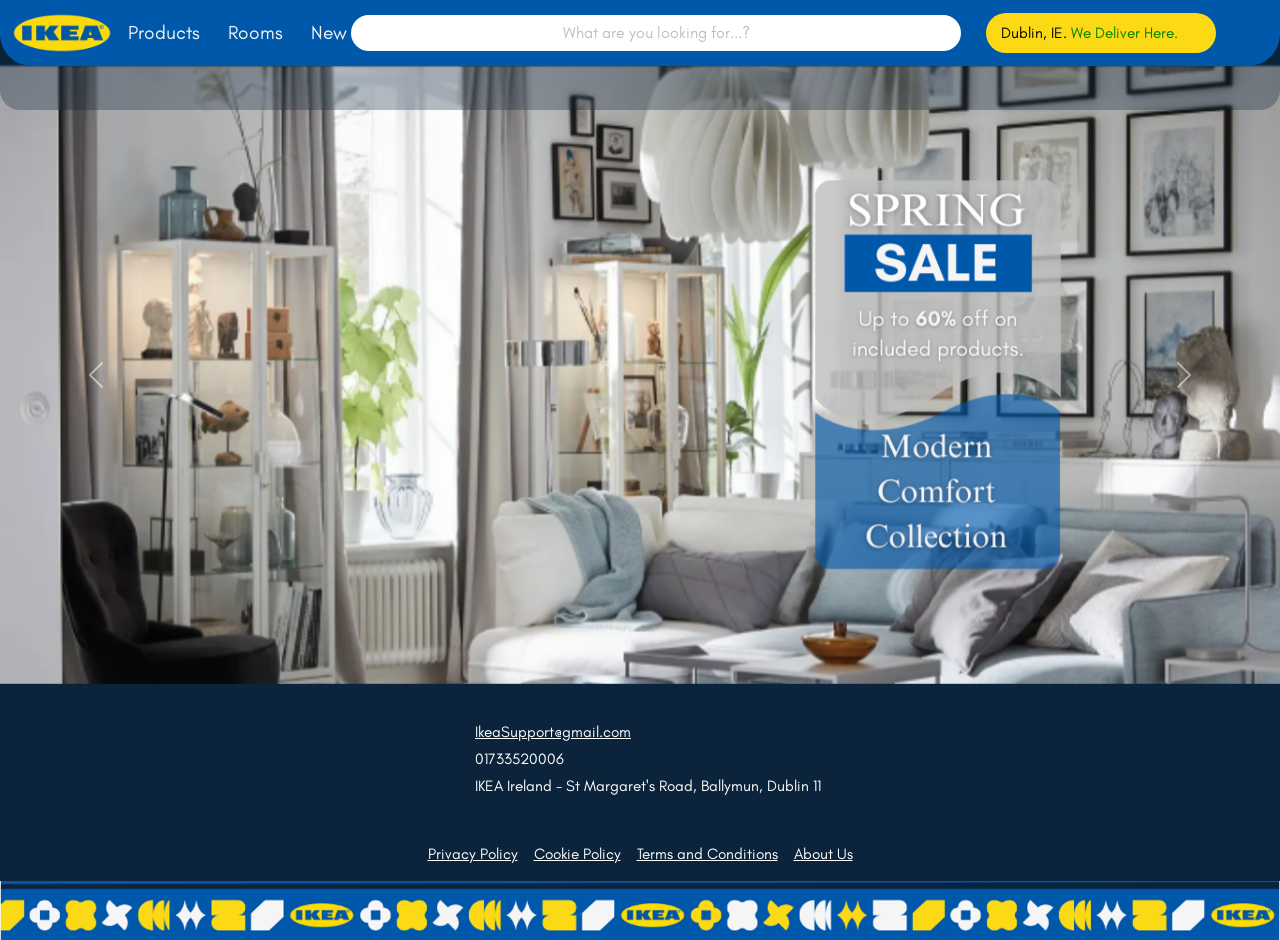
<file: index.html>
<!DOCTYPE html>
<html lang="en">
<head>
  <meta charset="utf-8">
  <meta name="viewport" content="width=device-width, initial-scale=1">
  <meta name="description" content="Shop IKEA furniture in Dublin, Ireland. Discover affordable home décor, storage solutions, and modern living inspiration.">
  <title>IKEA Homepage</title>

  <link href="https://cdn.jsdelivr.net/npm/bootstrap@5.3.8/dist/css/bootstrap.min.css" rel="stylesheet">
  <link rel="stylesheet" href="https://cdn-uicons.flaticon.com/4.0.0/uicons-solid-rounded/css/uicons-solid-rounded.css">
  <link rel="stylesheet" href="https://cdn-uicons.flaticon.com/4.0.0/uicons-brands/css/uicons-brands.css">
  <link rel="stylesheet" href="CSS/general_styles.css">
</head>


<body>

<header>
  <nav class="navbar navbar-expand-lg navbar-dark sub-navbar fixed-top" id="sub_nav">
    <div class="container-fluid d-flex justify-content-center gap-4">
      <a class="nav-link" href="index.html"><i class="fi fi-sr-home"></i></a>
      <a class="nav-link" href="checkout.html"><i class="fi fi-sr-shopping-cart"></i></a>
      <a class="nav-link" href="user_login.html"><i class="fi fi-sr-user"></i></a>
      <a class="nav-link" href="wishlist.html"><i class="fi fi-sr-heart"></i></a>
      <a class="nav-link" href="account_settings.html"><i class="fi fi-sr-settings"></i></a>
    </div>
  </nav>

  <nav class="navbar navbar-expand-lg fixed-top rounded-bottom-5 navbar-dark" id="top-navbar">
    <div class="container-fluid">

      <a class="navbar-brand" href="index.html">
        <img src="IMAGES/Ikea_logo.png" alt="Ikea" width="100">
      </a>

      <button class="navbar-toggler" type="button" data-bs-toggle="collapse" data-bs-target="#navbarSupportedContent">
        <span class="navbar-toggler-icon"></span>
      </button>

      <div class="collapse navbar-collapse flex-column flex-lg-row gap-3 gap-lg-0" id="navbarSupportedContent">

        <div class="d-flex align-items-center gap-4">
          <a class="nav-link active d-flex align-items-center gap-1" href="categories.html">
            Products <i class="fi fi-sr-apps"></i>
          </a>
          <a class="nav-link d-flex align-items-center gap-1" href="categories.html">
            Rooms <i class="fi fi-sr-bed-alt"></i>
          </a>
          <a class="nav-link d-flex align-items-center gap-1" href="categories.html">
            New <i class="fi fi-sr-bullet"></i>
          </a>
        </div>

        <div class="mx-auto w-100 d-flex justify-content-center">
          <div class="position-relative w-100" style="min-width: 260px;" id="search_bar_container">
            <input class="form-control" id="search_bar" type="search" placeholder="What are you looking for...?">
            <a href="search.html"><i class="fi fi-sr-search position-absolute top-50 end-0 translate-middle-y me-3"></i></a>
          </div>
        </div>

        <div class="d-flex align-items-center gap-3">
          <div id="location_bar_container" class="d-flex align-items-center gap-1">
            <button id="location_button">
              Dublin, IE. <span id="delivery_confirmation">We Deliver Here.</span>
            </button>
            <i class="fi fi-sr-marker"></i>
          </div>

          <a class="nav-link" href="#footer"><i class="fi fi-sr-envelope"></i></a>
          <a class="nav-link" href="#footer"><i class="fi fi-sr-phone-call"></i></a>
          <a class="nav-link" href="#footer"><i class="fi fi-sr-info"></i></a>
        </div>

      </div>
    </div>
  </nav>
</header>

<main>
  <div style="min-height: 66px;"></div>

  <section class="container-fluid p-0 d-none d-sm-block carousel-fade">
    <div id="carouselExample" class="carousel slide">
      <div class="carousel-inner">
        <div class="carousel-item active">
          <a href="search.html"><img src="IMAGES/Room_display_1.png" class="d-block w-100" alt="Modern Comfort Collection"></a>
        </div>
        <div class="carousel-item">
          <a href="search.html"><img src="IMAGES/Room_display_2.png" class="d-block w-100" alt="Spring Refresh Living Room Collection"></a>
        </div>
      </div>

      <button class="carousel-control-prev" type="button" data-bs-target="#carouselExample" data-bs-slide="prev">
        <span class="carousel-control-prev-icon"></span>
      </button>

      <button class="carousel-control-next" type="button" data-bs-target="#carouselExample" data-bs-slide="next">
        <span class="carousel-control-next-icon"></span>
      </button>
    </div>
  </section>

  <section class="container-fluid p-0 d-block d-sm-none">
    <a href="search.html" class="mb-1 d-block"><img src="IMAGES/Room_display_1.png" class="w-100"></a>
    <a href="search.html" class="mb-1 d-block"><img src="IMAGES/Room_display_2.png" class="w-100"></a>
  </section>
</main>

<footer class="mt-3" id="footer">
  <div class="d-flex flex-column align-items-center gap-1" style="padding-bottom: 45px;">
    <a class="nav-link d-flex align-items-center gap-3 w-100 text-start" style="max-width: 500px;" href="mailto:IkeaSupport@gmail.com?subject=Support Request&body=Hi, I need help with...">
      <i class="fi fi-sr-envelope"></i>
      <span class="text-decoration-underline">IkeaSupport@gmail.com</span>
    </a>

    <a class="nav-link d-flex align-items-center gap-3 w-100 text-start" style="max-width: 500px;" href="tel:+01733520006">
      <i class="fi fi-sr-phone-call"></i> 01733520006
    </a>

    <a class="nav-link d-flex align-items-center gap-3 w-100 text-start" style="max-width: 500px;" href="https://www.google.com/maps?q=IKEA+Dublin">
      <i class="fi fi-sr-home"></i> IKEA Ireland - St Margaret's Road, Ballymun, Dublin 11
    </a>
  </div>

  <div class="d-flex justify-content-center gap-3 flex-wrap">
    <a class="nav-link text-decoration-underline" href="#">Privacy Policy</a>
    <a class="nav-link text-decoration-underline" href="#">Cookie Policy</a>
    <a class="nav-link text-decoration-underline" href="#">Terms and Conditions</a>
    <a class="nav-link text-decoration-underline" href="index.html">About Us</a>
  </div>

  <div class="d-flex justify-content-between w-100">
    <div class="d-flex">
      <a href="https://twitter.com/IKEA" class="brand_icon m-2"><i class="fi fi-brands-twitter"></i></a>
      <a href="https://www.facebook.com/IKEA" class="brand_icon m-2"><i class="fi fi-brands-facebook"></i></a>
    </div>

    <div class="d-flex">
      <a href="https://globalclient.visa.com/visa-direct-remitter?utm_source=bing&utm_medium=OTHERIEEVENTSIGN&utm_campaign=Europe-FY26-VisaDirect%E2%80%93GlobalAwarenessCampaignFY26-Remittance&utm_content=STC-digitalmedia-english-SEA-Search-document-BAF&msclkid=d34bb5fd9d34149154c9dc42c98adec2" class="brand_icon m-2"><i class="fi fi-brands-cc-visa"></i></a>
      <a href="https://www.apple.com/apple-pay/" class="brand_icon m-2"><i class="fi fi-brands-cc-apple-pay"></i></a>
      <a href="https://pay.amazon.com/" class="brand_icon m-2"><i class="fi fi-brands-cc-amazon-pay"></i></a>
    </div>
  </div>

  <img src="IMAGES/footer_banner.png">
</footer>

<script src="https://cdn.jsdelivr.net/npm/@popperjs/core@2.11.8/dist/umd/popper.min.js"></script>
<script src="https://cdn.jsdelivr.net/npm/bootstrap@5.3.8/dist/js/bootstrap.min.js"></script>
<script src="JS/general_script.js"></script>

</body>
</html>
</file>
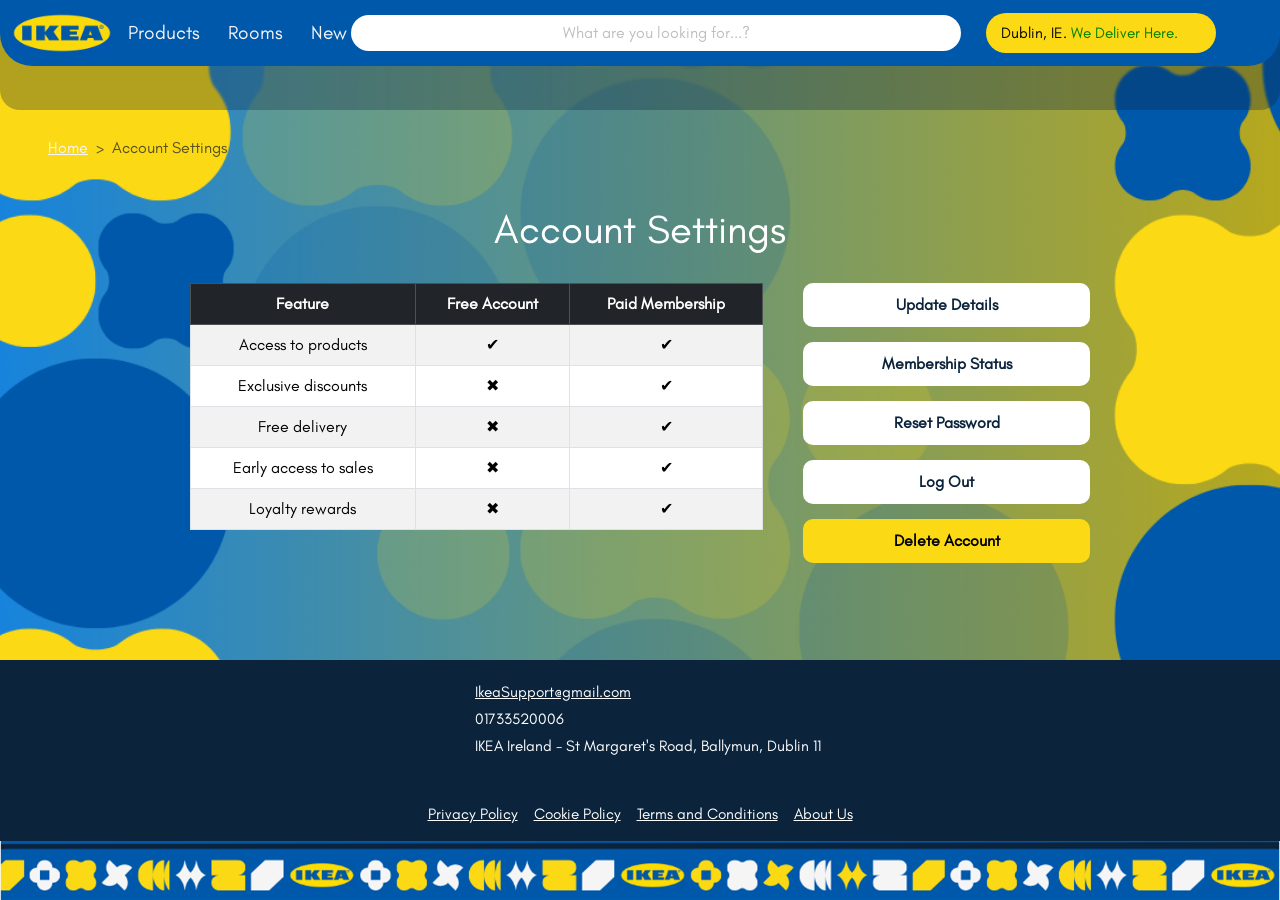
<file: account_settings.html>
<!DOCTYPE html>
<html>
<head>

  <meta charset="utf-8">
  <meta name="viewport" content="width=device-width, initial-scale=1">
  <meta name="description" content="Shop IKEA furniture in Dublin, Ireland. Discover affordable home décor, storage solutions, and modern living inspiration.">
  <title>Account Settings</title>

  <!-- Bootstrap CSS Link -->
    <link href="https://cdn.jsdelivr.net/npm/bootstrap@5.3.8/dist/css/bootstrap.min.css" rel="stylesheet" integrity="sha384-sRIl4kxILFvY47J16cr9ZwB07vP4J8+LH7qKQnuqkuIAvNWLzeN8tE5YBujZqJLB" crossorigin="anonymous">
    <!-- Iconography Flaticon Link -->
    <link rel='stylesheet' href='https://cdn-uicons.flaticon.com/4.0.0/uicons-solid-rounded/css/uicons-solid-rounded.css'>
    <link rel='stylesheet' href='https://cdn-uicons.flaticon.com/4.0.0/uicons-brands/css/uicons-brands.css'>
    <link rel="stylesheet" href="CSS/general_styles.css">
    <link rel="stylesheet" href="CSS/account_settings.css">
    

</head>
<body>

  <header>
    <nav class="navbar navbar-expand-lg navbar-dark sub-navbar fixed-top" id="sub_nav">
      <div class="container-fluid d-flex justify-content-center gap-4">
        <a class="nav-link" href="index.html"><i class="fi fi-sr-home"></i></a>
        <a class="nav-link" href="checkout.html"><i class="fi fi-sr-shopping-cart"></i></a>
        <a class="nav-link" href="user_login.html"><i class="fi fi-sr-user"></i></a>
        <a class="nav-link" href="wishlist.html"><i class="fi fi-sr-heart"></i></a>
        <a class="nav-link" href="account_settings.html"><i class="fi fi-sr-settings"></i></a>
      </div>
    </nav>

    <nav class="navbar navbar-expand-lg fixed-top rounded-bottom-5 navbar-dark" id="top-navbar">
      <div class="container-fluid">

        <a class="navbar-brand" href="index.html">
          <img src="IMAGES/Ikea_logo.png" alt="Ikea" width="100">
        </a>

        <button class="navbar-toggler" type="button" data-bs-toggle="collapse" data-bs-target="#navbarSupportedContent">
          <span class="navbar-toggler-icon"></span>
        </button>

        <div class="collapse navbar-collapse flex-column flex-lg-row gap-3 gap-lg-0" id="navbarSupportedContent">

          <div class="d-flex align-items-center gap-4">
            <a class="nav-link active d-flex align-items-center gap-1" href="categories.html">
              Products <i class="fi fi-sr-apps"></i>
            </a>
            <a class="nav-link d-flex align-items-center gap-1" href="categories.html">
              Rooms <i class="fi fi-sr-bed-alt"></i>
            </a>
            <a class="nav-link d-flex align-items-center gap-1" href="categories.html">
              New <i class="fi fi-sr-bullet"></i>
            </a>
          </div>

          <div class="mx-auto w-100 d-flex justify-content-center">
            <div class="position-relative w-100" style="min-width: 260px;" id="search_bar_container">
              <input class="form-control" id="search_bar" type="search" placeholder="What are you looking for...?">
              <a href="search.html"><i class="fi fi-sr-search position-absolute top-50 end-0 translate-middle-y me-3"></i></a>
            </div>
          </div>

          <div class="d-flex align-items-center gap-3">
            <div id="location_bar_container" class="d-flex align-items-center gap-1">
              <button id="location_button">
                Dublin, IE. <span id="delivery_confirmation">We Deliver Here.</span>
              </button>
              <i class="fi fi-sr-marker"></i>
            </div>

            <a class="nav-link" href="#footer"><i class="fi fi-sr-envelope"></i></a>
            <a class="nav-link" href="#footer"><i class="fi fi-sr-phone-call"></i></a>
            <a class="nav-link" href="#footer"><i class="fi fi-sr-info"></i></a>
          </div>

        </div>
      </div>
    </nav>
  </header>

  <main>
   <div style="min-height: 120px; opacity: 0;"></div>

    <nav style="--bs-breadcrumb-divider: '>';" aria-label="breadcrumb" class="m-3">
      <ol class="breadcrumb">
        <li><a href="index.html" id="back_button"><i class="fi fi-sr-undo m-3"></i></a></li>
        <li class="breadcrumb-item"><a href="index.html">Home</a></li>
        <li class="breadcrumb-item active" aria-current="page">Account Settings</li>
      </ol>
    </nav>


    <div class="account-container">

      <h1 class="account-title">Account Settings</h1>

      <div class="account-content">

        <div class="account-table">
          <table class="table table-bordered table-striped text-center">
            <thead class="table-dark">
              <tr>
                <th>Feature</th>
                <th>Free Account</th>
                <th>Paid Membership</th>
              </tr>
            </thead>
            <tbody>
              <tr>
                <td>Access to products</td>
                <td>✔</td>
                <td>✔</td>
              </tr>
              <tr>
                <td>Exclusive discounts</td>
                <td>✖</td>
                <td>✔</td>
              </tr>
              <tr>
                <td>Free delivery</td>
                <td>✖</td>
                <td>✔</td>
              </tr>
              <tr>
                <td>Early access to sales</td>
                <td>✖</td>
                <td>✔</td>
              </tr>
              <tr>
                <td>Loyalty rewards</td>
                <td>✖</td>
                <td>✔</td>
              </tr>
            </tbody>
          </table>
        </div>

        <div class="account-actions">

          <button class="account-btn">Update Details</button>
          <button class="account-btn">Membership Status</button>
          <button class="account-btn">Reset Password</button>
          <button class="account-btn">Log Out</button>

          <button class="account-btn delete-btn">Delete Account</button>

        </div>

      </div>

    </div>
  </main>
  
  <footer class="mt-3" id="footer">
    <div class="d-flex flex-column align-items-center gap-1" style="padding-bottom: 45px;">
      <a class="nav-link d-flex align-items-center gap-3 w-100 text-start" style="max-width: 500px;" href="mailto:IkeaSupport@gmail.com?subject=Support Request&body=Hi, I need help with...">
        <i class="fi fi-sr-envelope"></i>
        <span class="text-decoration-underline">IkeaSupport@gmail.com</span>
      </a>

      <a class="nav-link d-flex align-items-center gap-3 w-100 text-start" style="max-width: 500px;" href="tel:+01733520006">
        <i class="fi fi-sr-phone-call"></i> 01733520006
      </a>

      <a class="nav-link d-flex align-items-center gap-3 w-100 text-start" style="max-width: 500px;" href="https://www.google.com/maps?q=IKEA+Dublin">
        <i class="fi fi-sr-home"></i> IKEA Ireland - St Margaret's Road, Ballymun, Dublin 11
      </a>
    </div>

    <div class="d-flex justify-content-center gap-3 flex-wrap">
      <a class="nav-link text-decoration-underline" href="#">Privacy Policy</a>
      <a class="nav-link text-decoration-underline" href="#">Cookie Policy</a>
      <a class="nav-link text-decoration-underline" href="#">Terms and Conditions</a>
      <a class="nav-link text-decoration-underline" href="index.html">About Us</a>
    </div>

    <div class="d-flex justify-content-between w-100">
      <div class="d-flex">
        <a href="https://twitter.com/IKEA" class="brand_icon m-2"><i class="fi fi-brands-twitter"></i></a>
        <a href="https://www.facebook.com/IKEA" class="brand_icon m-2"><i class="fi fi-brands-facebook"></i></a>
      </div>

      <div class="d-flex">
        <a href="https://globalclient.visa.com/visa-direct-remitter?utm_source=bing&utm_medium=OTHERIEEVENTSIGN&utm_campaign=Europe-FY26-VisaDirect%E2%80%93GlobalAwarenessCampaignFY26-Remittance&utm_content=STC-digitalmedia-english-SEA-Search-document-BAF&msclkid=d34bb5fd9d34149154c9dc42c98adec2" class="brand_icon m-2"><i class="fi fi-brands-cc-visa"></i></a>
        <a href="https://www.apple.com/apple-pay/" class="brand_icon m-2"><i class="fi fi-brands-cc-apple-pay"></i></a>
        <a href="https://pay.amazon.com/" class="brand_icon m-2"><i class="fi fi-brands-cc-amazon-pay"></i></a>
      </div>
    </div>

    <img src="IMAGES/footer_banner.png">
  </footer>


  <!-- Bootstrap JS Link -->
    <script src="https://cdn.jsdelivr.net/npm/@popperjs/core@2.11.8/dist/umd/popper.min.js" integrity="sha384-I7E8VVD/ismYTF4hNIPjVp/Zjvgyol6VFvRkX/vR+Vc4jQkC+hVqc2pM8ODewa9r" crossorigin="anonymous"></script>
  <script src="https://cdn.jsdelivr.net/npm/bootstrap@5.3.8/dist/js/bootstrap.min.js" integrity="sha384-G/EV+4j2dNv+tEPo3++6LCgdCROaejBqfUeNjuKAiuXbjrxilcCdDz6ZAVfHWe1Y" crossorigin="anonymous"></script>
  <script src="JS/general_script.js"></script>

</body>
</html>
</file>
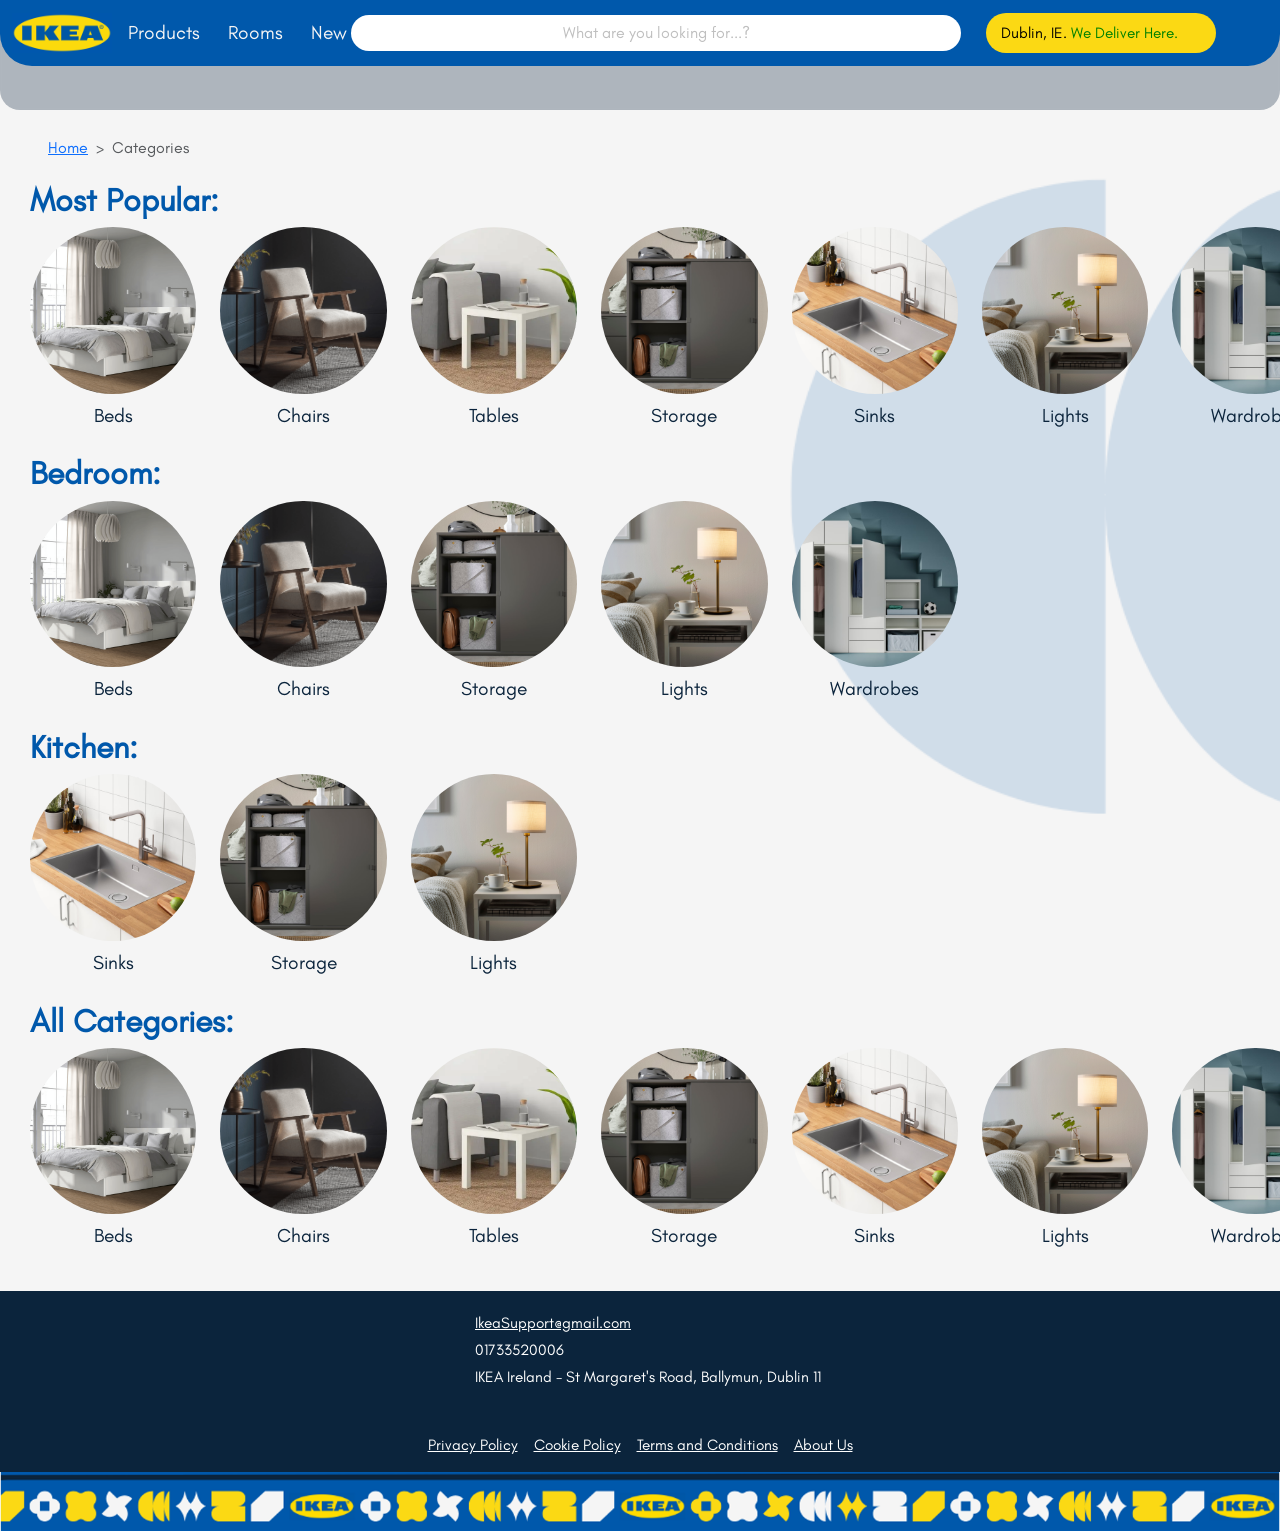
<file: categories.html>
<!DOCTYPE html>
<html>
<head>

  <meta charset="utf-8">
  <meta name="viewport" content="width=device-width, initial-scale=1">
  <title>Categories</title>

  <!-- Bootstrap CSS Link -->
    <link href="https://cdn.jsdelivr.net/npm/bootstrap@5.3.8/dist/css/bootstrap.min.css" rel="stylesheet" integrity="sha384-sRIl4kxILFvY47J16cr9ZwB07vP4J8+LH7qKQnuqkuIAvNWLzeN8tE5YBujZqJLB" crossorigin="anonymous">
    <!-- Iconography Flaticon Link -->
    <link rel='stylesheet' href='https://cdn-uicons.flaticon.com/4.0.0/uicons-solid-rounded/css/uicons-solid-rounded.css'>
    <link rel='stylesheet' href='https://cdn-uicons.flaticon.com/4.0.0/uicons-brands/css/uicons-brands.css'>
    <link rel="stylesheet" href="CSS/general_styles.css">
    <link rel="stylesheet" href="CSS/categories.css">

</head>
<body>

  <header>
    <nav class="navbar navbar-expand-lg navbar-dark sub-navbar fixed-top" id="sub_nav">
      <div class="container-fluid d-flex justify-content-center gap-4">
        <a class="nav-link" href="index.html"><i class="fi fi-sr-home"></i></a>
        <a class="nav-link" href="checkout.html"><i class="fi fi-sr-shopping-cart"></i></a>
        <a class="nav-link" href="user_login.html"><i class="fi fi-sr-user"></i></a>
        <a class="nav-link" href="wishlist.html"><i class="fi fi-sr-heart"></i></a>
        <a class="nav-link" href="account_settings.html"><i class="fi fi-sr-settings"></i></a>
      </div>
    </nav>

    <nav class="navbar navbar-expand-lg fixed-top rounded-bottom-5 navbar-dark" id="top-navbar">
      <div class="container-fluid">

        <a class="navbar-brand" href="index.html">
          <img src="IMAGES/Ikea_logo.png" alt="Ikea" width="100">
        </a>

        <button class="navbar-toggler" type="button" data-bs-toggle="collapse" data-bs-target="#navbarSupportedContent">
          <span class="navbar-toggler-icon"></span>
        </button>

        <div class="collapse navbar-collapse flex-column flex-lg-row gap-3 gap-lg-0" id="navbarSupportedContent">

          <div class="d-flex align-items-center gap-4">
            <a class="nav-link active d-flex align-items-center gap-1" href="categories.html">
              Products <i class="fi fi-sr-apps"></i>
            </a>
            <a class="nav-link d-flex align-items-center gap-1" href="categories.html">
              Rooms <i class="fi fi-sr-bed-alt"></i>
            </a>
            <a class="nav-link d-flex align-items-center gap-1" href="categories.html">
              New <i class="fi fi-sr-bullet"></i>
            </a>
          </div>

          <div class="mx-auto w-100 d-flex justify-content-center">
            <div class="position-relative w-100" style="min-width: 260px;" id="search_bar_container">
              <input class="form-control" id="search_bar" type="search" placeholder="What are you looking for...?">
              <a href="search.html"><i class="fi fi-sr-search position-absolute top-50 end-0 translate-middle-y me-3"></i></a>
            </div>
          </div>

          <div class="d-flex align-items-center gap-3">
            <div id="location_bar_container" class="d-flex align-items-center gap-1">
              <button id="location_button">
                Dublin, IE. <span id="delivery_confirmation">We Deliver Here.</span>
              </button>
              <i class="fi fi-sr-marker"></i>
            </div>

            <a class="nav-link" href="#footer"><i class="fi fi-sr-envelope"></i></a>
            <a class="nav-link" href="#footer"><i class="fi fi-sr-phone-call"></i></a>
            <a class="nav-link" href="#footer"><i class="fi fi-sr-info"></i></a>
          </div>

        </div>
      </div>
    </nav>
  </header>

  <main>
   <div style="min-height: 120px; background-color: #f5f5f5"></div>

  <nav style="--bs-breadcrumb-divider: '>';" aria-label="breadcrumb" class="m-3">
    <ol class="breadcrumb">
      <li ><a href="index.html" id="back_button"><i class="fi fi-sr-undo m-3"></i></a></li>
      <li class="breadcrumb-item"><a href="index.html">Home</a></li>
      <li class="breadcrumb-item active" aria-current="page">Categories</li>
    </ol>
  </nav>

  <h2><strong>Most Popular:</strong></h2>
  <div class="d-flex overflow-auto gap-4 pb-2 product-scroller">

    <a class="text-center flex-shrink-0" href="search.html">
      <img src="IMAGES/product_images/beds_category.png" class="product-img" alt="Beds">
      <p class="mt-2">Beds</p>
    </a>
    <a class="text-center flex-shrink-0" href="search.html">
      <img src="IMAGES/product_images/chairs_category.png" class="product-img" alt="Beds">
      <p class="mt-2">Chairs</p>
    </a>
    <a class="text-center flex-shrink-0" href="search.html">
      <img src="IMAGES/product_images/tables_category.png" class="product-img" alt="Beds">
      <p class="mt-2">Tables</p>
    </a>
    <a class="text-center flex-shrink-0" href="search.html">
      <img src="IMAGES/product_images/storage_category.png" class="product-img" alt="Beds">
      <p class="mt-2">Storage</p>
    </a>
    <a class="text-center flex-shrink-0" href="search.html">
      <img src="IMAGES/product_images/sink_category.png" class="product-img" alt="Beds">
      <p class="mt-2">Sinks</p>
    </a>
    <a class="text-center flex-shrink-0" href="search.html">
      <img src="IMAGES/product_images/lights_category.png" class="product-img" alt="Beds">
      <p class="mt-2">Lights</p>
    </a>
    <a class="text-center flex-shrink-0" href="search.html">
      <img src="IMAGES/product_images/wardrobe_category.png" class="product-img" alt="Beds">
      <p class="mt-2">Wardrobes</p>
    </a>
  </div>

  <h2><strong>Bedroom:</strong></h2>
  <div class="d-flex overflow-auto gap-4 pb-2 product-scroller">

    <a class="text-center flex-shrink-0" href="search.html">
      <img src="IMAGES/product_images/beds_category.png" class="product-img" alt="Beds">
      <p class="mt-2">Beds</p>
    </a>
    <a class="text-center flex-shrink-0" href="search.html">
      <img src="IMAGES/product_images/chairs_category.png" class="product-img" alt="Beds">
      <p class="mt-2">Chairs</p>
    </a>
    <a class="text-center flex-shrink-0" href="search.html">
      <img src="IMAGES/product_images/storage_category.png" class="product-img" alt="Beds">
      <p class="mt-2">Storage</p>
    </a>
    <a class="text-center flex-shrink-0" href="search.html">
      <img src="IMAGES/product_images/lights_category.png" class="product-img" alt="Beds">
      <p class="mt-2">Lights</p>
    </a>
    <a class="text-center flex-shrink-0" href="search.html">
      <img src="IMAGES/product_images/wardrobe_category.png" class="product-img" alt="Beds">
      <p class="mt-2">Wardrobes</p>
    </a>
  </div>

  <h2><strong>Kitchen:</strong></h2>
  <div class="d-flex overflow-auto gap-4 pb-2 product-scroller">

    <a class="text-center flex-shrink-0" href="search.html">
      <img src="IMAGES/product_images/sink_category.png" class="product-img" alt="Beds">
      <p class="mt-2">Sinks</p>
    </a>
    <a class="text-center flex-shrink-0" href="search.html">
      <img src="IMAGES/product_images/storage_category.png" class="product-img" alt="Beds">
      <p class="mt-2">Storage</p>
    </a>
    <a class="text-center flex-shrink-0" href="search.html">
      <img src="IMAGES/product_images/lights_category.png" class="product-img" alt="Beds">
      <p class="mt-2">Lights</p>
    </a>
  </div>

  <h2><strong>All Categories:</strong></h2>
  <div class="d-flex overflow-auto gap-4 pb-2 product-scroller">
    <a class="text-center flex-shrink-0" href="search.html">
      <img src="IMAGES/product_images/beds_category.png" class="product-img" alt="Beds">
      <p class="mt-2">Beds</p>
    </a>
    <a class="text-center flex-shrink-0" href="search.html">
      <img src="IMAGES/product_images/chairs_category.png" class="product-img" alt="Beds">
      <p class="mt-2">Chairs</p>
    </a>
    <a class="text-center flex-shrink-0" href="search.html">
      <img src="IMAGES/product_images/tables_category.png" class="product-img" alt="Beds">
      <p class="mt-2">Tables</p>
    </a>
    <a class="text-center flex-shrink-0" href="search.html">
      <img src="IMAGES/product_images/storage_category.png" class="product-img" alt="Beds">
      <p class="mt-2">Storage</p>
    </a>
    <a class="text-center flex-shrink-0" href="search.html">
      <img src="IMAGES/product_images/sink_category.png" class="product-img" alt="Beds">
      <p class="mt-2">Sinks</p>
    </a>
    <a class="text-center flex-shrink-0" href="search.html">
      <img src="IMAGES/product_images/lights_category.png" class="product-img" alt="Beds">
      <p class="mt-2">Lights</p>
    </a>
    <a class="text-center flex-shrink-0" href="search.html">
      <img src="IMAGES/product_images/wardrobe_category.png" class="product-img" alt="Beds">
      <p class="mt-2">Wardrobes</p>
    </a>
   
  </div>

  </main>

  <footer class="mt-3" id="footer">
    <div class="d-flex flex-column align-items-center gap-1" style="padding-bottom: 45px;">
      <a class="nav-link d-flex align-items-center gap-3 w-100 text-start" style="max-width: 500px;" href="mailto:IkeaSupport@gmail.com?subject=Support Request&body=Hi, I need help with...">
        <i class="fi fi-sr-envelope"></i>
        <span class="text-decoration-underline">IkeaSupport@gmail.com</span>
      </a>

      <a class="nav-link d-flex align-items-center gap-3 w-100 text-start" style="max-width: 500px;" href="tel:+01733520006">
        <i class="fi fi-sr-phone-call"></i> 01733520006
      </a>

      <a class="nav-link d-flex align-items-center gap-3 w-100 text-start" style="max-width: 500px;" href="https://www.google.com/maps?q=IKEA+Dublin">
        <i class="fi fi-sr-home"></i> IKEA Ireland - St Margaret's Road, Ballymun, Dublin 11
      </a>
    </div>

    <div class="d-flex justify-content-center gap-3 flex-wrap">
      <a class="nav-link text-decoration-underline" href="#">Privacy Policy</a>
      <a class="nav-link text-decoration-underline" href="#">Cookie Policy</a>
      <a class="nav-link text-decoration-underline" href="#">Terms and Conditions</a>
      <a class="nav-link text-decoration-underline" href="index.html">About Us</a>
    </div>

    <div class="d-flex justify-content-between w-100">
      <div class="d-flex">
        <a href="https://twitter.com/IKEA" class="brand_icon m-2"><i class="fi fi-brands-twitter"></i></a>
        <a href="https://www.facebook.com/IKEA" class="brand_icon m-2"><i class="fi fi-brands-facebook"></i></a>
      </div>

      <div class="d-flex">
        <a href="https://globalclient.visa.com/visa-direct-remitter?utm_source=bing&utm_medium=OTHERIEEVENTSIGN&utm_campaign=Europe-FY26-VisaDirect%E2%80%93GlobalAwarenessCampaignFY26-Remittance&utm_content=STC-digitalmedia-english-SEA-Search-document-BAF&msclkid=d34bb5fd9d34149154c9dc42c98adec2" class="brand_icon m-2"><i class="fi fi-brands-cc-visa"></i></a>
        <a href="https://www.apple.com/apple-pay/" class="brand_icon m-2"><i class="fi fi-brands-cc-apple-pay"></i></a>
        <a href="https://pay.amazon.com/" class="brand_icon m-2"><i class="fi fi-brands-cc-amazon-pay"></i></a>
      </div>
    </div>

    <img src="IMAGES/footer_banner.png">
  </footer>

  <!-- Bootstrap JS Link -->
  <script src="https://cdn.jsdelivr.net/npm/@popperjs/core@2.11.8/dist/umd/popper.min.js" integrity="sha384-I7E8VVD/ismYTF4hNIPjVp/Zjvgyol6VFvRkX/vR+Vc4jQkC+hVqc2pM8ODewa9r" crossorigin="anonymous"></script>
  <script src="https://cdn.jsdelivr.net/npm/bootstrap@5.3.8/dist/js/bootstrap.min.js" integrity="sha384-G/EV+4j2dNv+tEPo3++6LCgdCROaejBqfUeNjuKAiuXbjrxilcCdDz6ZAVfHWe1Y" crossorigin="anonymous"></script>
  <script src="JS/general_script.js"></script>

</body>
</html>
</file>
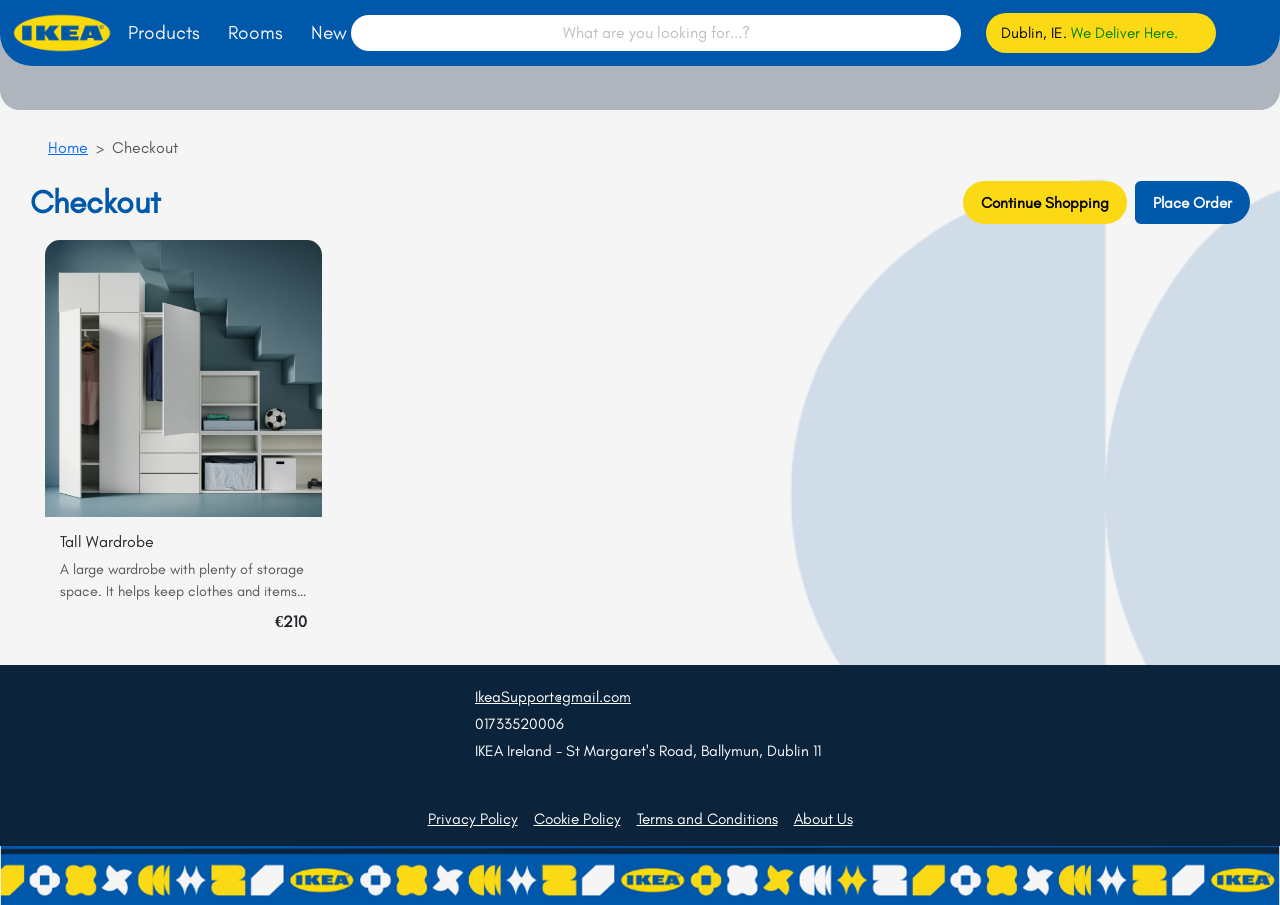
<file: checkout.html>
<!DOCTYPE html>
<html>
<head>

  <meta charset="utf-8">
  <meta name="viewport" content="width=device-width, initial-scale=1">
  <meta name="description" content="Shop IKEA furniture in Dublin, Ireland. Discover affordable home décor, storage solutions, and modern living inspiration.">
  <title>Checkout</title>

  <!-- Bootstrap CSS Link -->
    <link href="https://cdn.jsdelivr.net/npm/bootstrap@5.3.8/dist/css/bootstrap.min.css" rel="stylesheet" integrity="sha384-sRIl4kxILFvY47J16cr9ZwB07vP4J8+LH7qKQnuqkuIAvNWLzeN8tE5YBujZqJLB" crossorigin="anonymous">
    <!-- Iconography Flaticon Link -->
    <link rel='stylesheet' href='https://cdn-uicons.flaticon.com/4.0.0/uicons-solid-rounded/css/uicons-solid-rounded.css'>
    <link rel='stylesheet' href='https://cdn-uicons.flaticon.com/4.0.0/uicons-brands/css/uicons-brands.css'>
    <link rel="stylesheet" href="CSS/general_styles.css">
    <link rel="stylesheet" href="CSS/checkout.css">

</head>
<body>

  <header>
    <nav class="navbar navbar-expand-lg navbar-dark sub-navbar fixed-top" id="sub_nav">
      <div class="container-fluid d-flex justify-content-center gap-4">
        <a class="nav-link" href="index.html"><i class="fi fi-sr-home"></i></a>
        <a class="nav-link" href="checkout.html"><i class="fi fi-sr-shopping-cart"></i></a>
        <a class="nav-link" href="user_login.html"><i class="fi fi-sr-user"></i></a>
        <a class="nav-link" href="wishlist.html"><i class="fi fi-sr-heart"></i></a>
        <a class="nav-link" href="account_settings.html"><i class="fi fi-sr-settings"></i></a>
      </div>
    </nav>

    <nav class="navbar navbar-expand-lg fixed-top rounded-bottom-5 navbar-dark" id="top-navbar">
      <div class="container-fluid">

        <a class="navbar-brand" href="index.html">
          <img src="IMAGES/Ikea_logo.png" alt="Ikea" width="100">
        </a>

        <button class="navbar-toggler" type="button" data-bs-toggle="collapse" data-bs-target="#navbarSupportedContent">
          <span class="navbar-toggler-icon"></span>
        </button>

        <div class="collapse navbar-collapse flex-column flex-lg-row gap-3 gap-lg-0" id="navbarSupportedContent">

          <div class="d-flex align-items-center gap-4">
            <a class="nav-link active d-flex align-items-center gap-1" href="categories.html">
              Products <i class="fi fi-sr-apps"></i>
            </a>
            <a class="nav-link d-flex align-items-center gap-1" href="categories.html">
              Rooms <i class="fi fi-sr-bed-alt"></i>
            </a>
            <a class="nav-link d-flex align-items-center gap-1" href="categories.html">
              New <i class="fi fi-sr-bullet"></i>
            </a>
          </div>

          <div class="mx-auto w-100 d-flex justify-content-center">
            <div class="position-relative w-100" style="min-width: 260px;" id="search_bar_container">
              <input class="form-control" id="search_bar" type="search" placeholder="What are you looking for...?">
              <a href="search.html"><i class="fi fi-sr-search position-absolute top-50 end-0 translate-middle-y me-3"></i></a>
            </div>
          </div>

          <div class="d-flex align-items-center gap-3">
            <div id="location_bar_container" class="d-flex align-items-center gap-1">
              <button id="location_button">
                Dublin, IE. <span id="delivery_confirmation">We Deliver Here.</span>
              </button>
              <i class="fi fi-sr-marker"></i>
            </div>

            <a class="nav-link" href="#footer"><i class="fi fi-sr-envelope"></i></a>
            <a class="nav-link" href="#footer"><i class="fi fi-sr-phone-call"></i></a>
            <a class="nav-link" href="#footer"><i class="fi fi-sr-info"></i></a>
          </div>

        </div>
      </div>
    </nav>
  </header>


  <main>
   <div style="min-height: 120px; background-color: #f5f5f5"></div>

    <nav style="--bs-breadcrumb-divider: '>';" aria-label="breadcrumb" class="m-3">
      <ol class="breadcrumb">
        <li><a href="index.html" id="back_button"><i class="fi fi-sr-undo m-3"></i></a></li>
        <li class="breadcrumb-item"><a href="index.html">Home</a></li>
        <li class="breadcrumb-item active" aria-current="page">Checkout</li>
      </ol>
    </nav>


      <div class="d-flex align-items-center justify-content-between mb-3">
        
        <h2 class="mb-0"><strong>Checkout</strong></h2>

        <div class="d-flex gap-2">
        <button class="checkout-btn left-btn">Continue Shopping</button>
        <button class="checkout-btn right-btn">Place Order</button>
      </div>

      </div>

      <div class="product-grid">



         <!-- Tall Wardrobe -->
        <a href="product_page.html" class="card card-link"
         data-name="Tall Wardrobe"
         data-price="€210"
         data-img="IMAGES/product_images/wardrobe_category.png"
         data-desc="A large wardrobe with plenty of storage space. It helps keep clothes and items neatly organized. Ideal for bedrooms with limited storage."
         >
          <div class="img-container">
            <i class="fi fi-sr-heart heart-icon"></i>
            <img src="IMAGES/product_images/wardrobe_category.png">
          </div>

          <div class="card-body">
            <div class="d-flex justify-content-between align-items-center">
              <h6 class="mb-0">Tall Wardrobe</h6>
              <div class="stars">
                <i class="fi fi-sr-star"></i>
                <i class="fi fi-sr-star"></i>
                <i class="fi fi-sr-star"></i>
                <i class="fi fi-sr-star"></i>
                <i class="fi fi-sr-star"></i>
              </div>
            </div>

            <p class="product-desc mb-0">
             A large wardrobe with plenty of storage space. It helps keep clothes and items neatly organized. Ideal for bedrooms with limited storage.
            </p>

            <div class="mt-auto text-end">
              <strong>€210</strong>
            </div>
          </div>
        </a>


      </div>


      </div>
  </main>
  
  <footer class="mt-3" id="footer">
    <div class="d-flex flex-column align-items-center gap-1" style="padding-bottom: 45px;">
      <a class="nav-link d-flex align-items-center gap-3 w-100 text-start" style="max-width: 500px;" href="mailto:IkeaSupport@gmail.com?subject=Support Request&body=Hi, I need help with...">
        <i class="fi fi-sr-envelope"></i>
        <span class="text-decoration-underline">IkeaSupport@gmail.com</span>
      </a>

      <a class="nav-link d-flex align-items-center gap-3 w-100 text-start" style="max-width: 500px;" href="tel:+01733520006">
        <i class="fi fi-sr-phone-call"></i> 01733520006
      </a>

      <a class="nav-link d-flex align-items-center gap-3 w-100 text-start" style="max-width: 500px;" href="https://www.google.com/maps?q=IKEA+Dublin">
        <i class="fi fi-sr-home"></i> IKEA Ireland - St Margaret's Road, Ballymun, Dublin 11
      </a>
    </div>

    <div class="d-flex justify-content-center gap-3 flex-wrap">
      <a class="nav-link text-decoration-underline" href="#">Privacy Policy</a>
      <a class="nav-link text-decoration-underline" href="#">Cookie Policy</a>
      <a class="nav-link text-decoration-underline" href="#">Terms and Conditions</a>
      <a class="nav-link text-decoration-underline" href="index.html">About Us</a>
    </div>

    <div class="d-flex justify-content-between w-100">
      <div class="d-flex">
        <a href="https://twitter.com/IKEA" class="brand_icon m-2"><i class="fi fi-brands-twitter"></i></a>
        <a href="https://www.facebook.com/IKEA" class="brand_icon m-2"><i class="fi fi-brands-facebook"></i></a>
      </div>

      <div class="d-flex">
        <a href="https://globalclient.visa.com/visa-direct-remitter?utm_source=bing&utm_medium=OTHERIEEVENTSIGN&utm_campaign=Europe-FY26-VisaDirect%E2%80%93GlobalAwarenessCampaignFY26-Remittance&utm_content=STC-digitalmedia-english-SEA-Search-document-BAF&msclkid=d34bb5fd9d34149154c9dc42c98adec2" class="brand_icon m-2"><i class="fi fi-brands-cc-visa"></i></a>
        <a href="https://www.apple.com/apple-pay/" class="brand_icon m-2"><i class="fi fi-brands-cc-apple-pay"></i></a>
        <a href="https://pay.amazon.com/" class="brand_icon m-2"><i class="fi fi-brands-cc-amazon-pay"></i></a>
      </div>
    </div>

    <img src="IMAGES/footer_banner.png">
  </footer>



  <!-- Bootstrap JS Link -->
    <script src="https://cdn.jsdelivr.net/npm/@popperjs/core@2.11.8/dist/umd/popper.min.js" integrity="sha384-I7E8VVD/ismYTF4hNIPjVp/Zjvgyol6VFvRkX/vR+Vc4jQkC+hVqc2pM8ODewa9r" crossorigin="anonymous"></script>
  <script src="https://cdn.jsdelivr.net/npm/bootstrap@5.3.8/dist/js/bootstrap.min.js" integrity="sha384-G/EV+4j2dNv+tEPo3++6LCgdCROaejBqfUeNjuKAiuXbjrxilcCdDz6ZAVfHWe1Y" crossorigin="anonymous"></script>
  <script src="JS/general_script.js"></script>
  <script>

      document.querySelectorAll('.card').forEach(card => {
      card.addEventListener('click', (e) => {

        e.preventDefault(); 

        const product = {
          name: card.dataset.name,
          price: card.dataset.price,
          img: card.dataset.img,
          desc: card.dataset.desc
        };

        localStorage.setItem('selectedProduct', JSON.stringify(product));

        window.location.href = "product_page.html";
      });
    });
  </script>
</body>
</html>
</file>
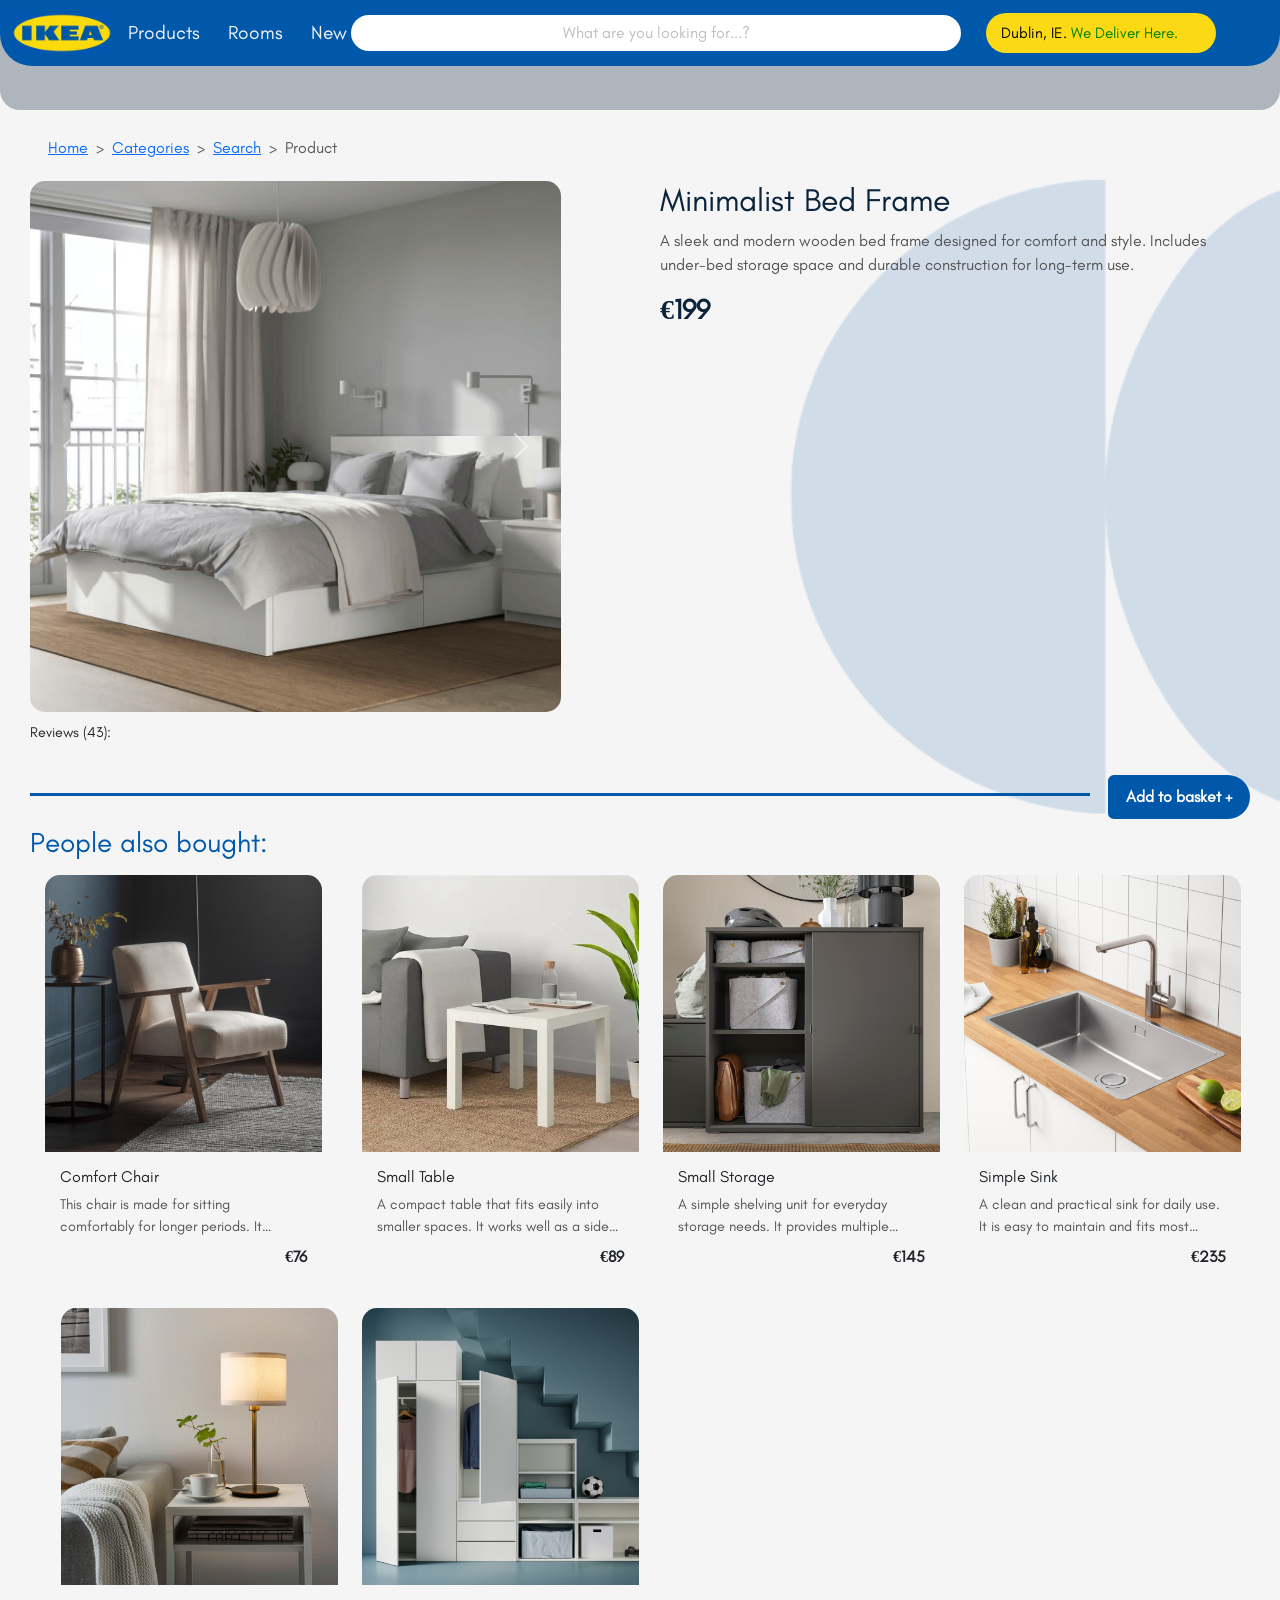
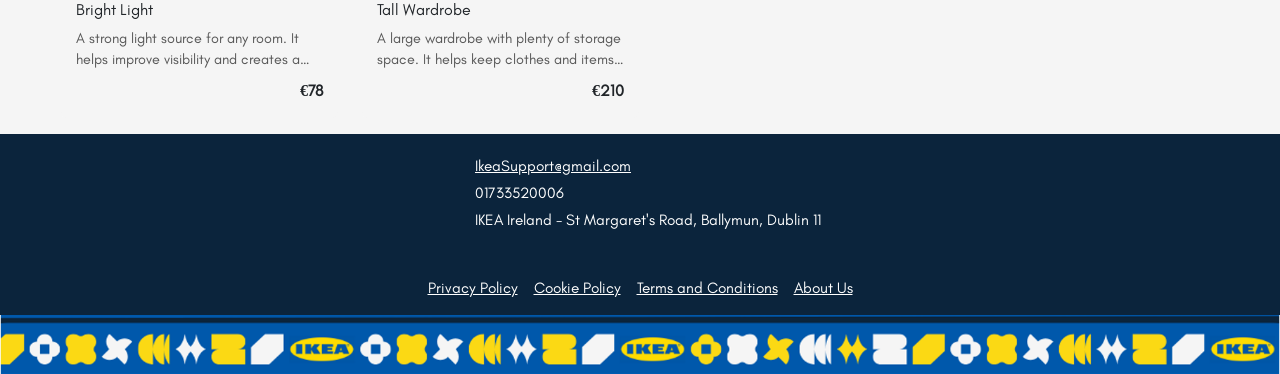
<file: product_page.html>
<!DOCTYPE html>
<html>
<head>

  <meta charset="utf-8">
  <meta name="viewport" content="width=device-width, initial-scale=1">
  <meta name="description" content="Shop IKEA furniture in Dublin, Ireland. Discover affordable home décor, storage solutions, and modern living inspiration.">
  <title>Product</title>

  <!-- Bootstrap CSS Link -->
    <link href="https://cdn.jsdelivr.net/npm/bootstrap@5.3.8/dist/css/bootstrap.min.css" rel="stylesheet" integrity="sha384-sRIl4kxILFvY47J16cr9ZwB07vP4J8+LH7qKQnuqkuIAvNWLzeN8tE5YBujZqJLB" crossorigin="anonymous">
    <!-- Iconography Flaticon Link -->
    <link rel='stylesheet' href='https://cdn-uicons.flaticon.com/4.0.0/uicons-solid-rounded/css/uicons-solid-rounded.css'>
    <link rel='stylesheet' href='https://cdn-uicons.flaticon.com/4.0.0/uicons-brands/css/uicons-brands.css'>
    <link rel="stylesheet" href="CSS/general_styles.css">
    <link rel="stylesheet" href="CSS/product_page.css">

</head>
<body>

  <header>
    <nav class="navbar navbar-expand-lg navbar-dark sub-navbar fixed-top" id="sub_nav">
      <div class="container-fluid d-flex justify-content-center gap-4">
        <a class="nav-link" href="index.html"><i class="fi fi-sr-home"></i></a>
        <a class="nav-link" href="checkout.html"><i class="fi fi-sr-shopping-cart"></i></a>
        <a class="nav-link" href="user_login.html"><i class="fi fi-sr-user"></i></a>
        <a class="nav-link" href="wishlist.html"><i class="fi fi-sr-heart"></i></a>
        <a class="nav-link" href="account_settings.html"><i class="fi fi-sr-settings"></i></a>
      </div>
    </nav>

    <nav class="navbar navbar-expand-lg fixed-top rounded-bottom-5 navbar-dark" id="top-navbar">
      <div class="container-fluid">

        <a class="navbar-brand" href="index.html">
          <img src="IMAGES/Ikea_logo.png" alt="Ikea" width="100">
        </a>

        <button class="navbar-toggler" type="button" data-bs-toggle="collapse" data-bs-target="#navbarSupportedContent">
          <span class="navbar-toggler-icon"></span>
        </button>

        <div class="collapse navbar-collapse flex-column flex-lg-row gap-3 gap-lg-0" id="navbarSupportedContent">

          <div class="d-flex align-items-center gap-4">
            <a class="nav-link active d-flex align-items-center gap-1" href="categories.html">
              Products <i class="fi fi-sr-apps"></i>
            </a>
            <a class="nav-link d-flex align-items-center gap-1" href="categories.html">
              Rooms <i class="fi fi-sr-bed-alt"></i>
            </a>
            <a class="nav-link d-flex align-items-center gap-1" href="categories.html">
              New <i class="fi fi-sr-bullet"></i>
            </a>
          </div>

          <div class="mx-auto w-100 d-flex justify-content-center">
            <div class="position-relative w-100" style="min-width: 260px;" id="search_bar_container">
              <input class="form-control" id="search_bar" type="search" placeholder="What are you looking for...?">
              <a href="search.html"><i class="fi fi-sr-search position-absolute top-50 end-0 translate-middle-y me-3"></i></a>
            </div>
          </div>

          <div class="d-flex align-items-center gap-3">
            <div id="location_bar_container" class="d-flex align-items-center gap-1">
              <button id="location_button">
                Dublin, IE. <span id="delivery_confirmation">We Deliver Here.</span>
              </button>
              <i class="fi fi-sr-marker"></i>
            </div>

            <a class="nav-link" href="#footer"><i class="fi fi-sr-envelope"></i></a>
            <a class="nav-link" href="#footer"><i class="fi fi-sr-phone-call"></i></a>
            <a class="nav-link" href="#footer"><i class="fi fi-sr-info"></i></a>
          </div>

        </div>
      </div>
    </nav>
  </header>

  <main>
    <div style="min-height: 120px;"></div>

      <nav style="--bs-breadcrumb-divider: '>';" aria-label="breadcrumb" class="m-3">
        <ol class="breadcrumb">
          <li><a href="search.html" id="back_button"><i class="fi fi-sr-undo m-3"></i></a></li>
          <li class="breadcrumb-item"><a href="index.html">Home</a></li>
          <li class="breadcrumb-item"><a href="categories.html">Categories</a></li>
          <li class="breadcrumb-item"><a href="search.html">Search</a></li>
          <li class="breadcrumb-item active" aria-current="page">Product</li>
        </ol>
      </nav>

    <div class="product-page">

      <div class="carousel-container position-relative">

        <i class="fi fi-sr-heart carousel-heart"></i>

        <div id="productCarousel" class="carousel slide">
          <div class="carousel-inner">

            <div class="carousel-item active">
              <img src="IMAGES/product_images/beds_category.png" class="d-block w-100">
            </div>

          </div>

          <button class="carousel-control-prev" type="button" data-bs-target="#productCarousel" data-bs-slide="prev">
            <span class="carousel-control-prev-icon"></span>
          </button>

          <button class="carousel-control-next" type="button" data-bs-target="#productCarousel" data-bs-slide="next">
            <span class="carousel-control-next-icon"></span>
          </button>
        </div>

        <div class="product-meta">

          <span class="review-stars">
            Reviews (43):
            <i class="fi fi-sr-star"></i>
            <i class="fi fi-sr-star"></i>
            <i class="fi fi-sr-star"></i>
            <i class="fi fi-sr-star"></i>
            <i class="fi fi-sr-star"></i>
          </span>
        </div>

      </div>

      <div class="product-info">
        <h1>Minimalist Bed Frame</h1>

        <p>
          A sleek and modern wooden bed frame designed for comfort and style.
          Includes under-bed storage space and durable construction for long-term use.
        </p>

        <h3 class="product-price">€199</h3>
      </div>

    </div>

    <div class="divider-container">
      <div class="divider-line"></div>
      <button class="add-btn">Add to basket +</button>
    </div>

    <h3 class="related-title">People also bought:</h3>
      <div class="grid-wrapper">
        <div class="product-grid">

        <!-- Comfort Chair -->
        <a href="product_page.html" class="card card-link"
         data-name="Comfort Chair"
         data-price="€76"
         data-img="IMAGES/product_images/chairs_category.png"
         data-desc="This chair is made for sitting comfortably for longer periods. It includes a supportive backrest and a soft seat. Ideal for relaxing, reading, or working."
         >
          <div class="img-container">
            <i class="fi fi-sr-heart heart-icon"></i>
            <img src="IMAGES/product_images/chairs_category.png">
          </div>

          <div class="card-body">
            <div class="d-flex justify-content-between align-items-center">
              <h6 class="mb-0">Comfort Chair</h6>
              <div class="stars">
                <i class="fi fi-sr-star"></i>
                <i class="fi fi-sr-star"></i>
                <i class="fi fi-sr-star"></i>
                <i class="fi fi-sr-star"></i>
                <i class="fi fi-sr-star"></i>
              </div>
            </div>

            <p class="product-desc mb-0">
             This chair is made for sitting comfortably for longer periods. It includes a supportive backrest and a soft seat. Ideal for relaxing, reading, or working.
            </p>

            <div class="mt-auto text-end">
              <strong>€76</strong>
            </div>
          </div>
        </a>

        <!-- Small Table -->
        <a href="product_page.html" class="card card-link"
         data-name="Small Table"
         data-price="€89"
         data-img="IMAGES/product_images/tables_category.png"
         data-desc="A compact table that fits easily into smaller spaces. It works well as a side table, coffee table, or desk. The simple design makes it versatile for many uses."
         >
          <div class="img-container">
            <i class="fi fi-sr-heart heart-icon"></i>
            <img src="IMAGES/product_images/tables_category.png">
          </div>

          <div class="card-body">
            <div class="d-flex justify-content-between align-items-center">
              <h6 class="mb-0">Small Table</h6>
              <div class="stars">
                <i class="fi fi-sr-star"></i>
                <i class="fi fi-sr-star"></i>
                <i class="fi fi-sr-star"></i>
                <i class="fi fi-sr-star"></i>
                <i class="fi fi-sr-star"></i>
              </div>
            </div>

            <p class="product-desc mb-0">
             A compact table that fits easily into smaller spaces. It works well as a side table, coffee table, or desk. The simple design makes it versatile for many uses.
            </p>

            <div class="mt-auto text-end">
              <strong>€89</strong>
            </div>
          </div>
        </a>

        <!-- Small Storage -->
        <a href="product_page.html" class="card card-link"
         data-name="Small Storage"
         data-price="€145"
         data-img="IMAGES/product_images/storage_category.png"
         data-desc="A simple storage unit for everyday storage needs. It provides multiple levels for organizing items. Ideal for living rooms, bedrooms, or offices."
         >
          <div class="img-container">
            <i class="fi fi-sr-heart heart-icon"></i>
            <img src="IMAGES/product_images/storage_category.png">
          </div>

          <div class="card-body">
            <div class="d-flex justify-content-between align-items-center">
              <h6 class="mb-0">Small Storage</h6>
              <div class="stars">
                <i class="fi fi-sr-star"></i>
                <i class="fi fi-sr-star"></i>
                <i class="fi fi-sr-star"></i>
                <i class="fi fi-sr-star"></i>
                <i class="fi fi-sr-star"></i>
              </div>
            </div>

            <p class="product-desc mb-0">
             A simple shelving unit for everyday storage needs. It provides multiple levels for organizing items. Ideal for living rooms, bedrooms, or offices.
            </p>

            <div class="mt-auto text-end">
              <strong>€145</strong>
            </div>
          </div>
        </a>

        <!-- Simple Sink -->
        <a href="product_page.html" class="card card-link"
         data-name="Simple Sink"
         data-price="€235"
         data-img="IMAGES/product_images/sink_category.png"
         data-desc="A clean and practical sink for daily use. It is easy to maintain and fits most kitchen or bathroom styles. Designed for convenience and durability."
         >
          <div class="img-container">
            <i class="fi fi-sr-heart heart-icon"></i>
            <img src="IMAGES/product_images/sink_category.png">
          </div>

          <div class="card-body">
            <div class="d-flex justify-content-between align-items-center">
              <h6 class="mb-0">Simple Sink</h6>
              <div class="stars">
                <i class="fi fi-sr-star"></i>
                <i class="fi fi-sr-star"></i>
                <i class="fi fi-sr-star"></i>
                <i class="fi fi-sr-star"></i>
                <i class="fi fi-sr-star"></i>
              </div>
            </div>

            <p class="product-desc mb-0">
             A clean and practical sink for daily use. It is easy to maintain and fits most kitchen or bathroom styles. Designed for convenience and durability.
            </p>

            <div class="mt-auto text-end">
              <strong>€235</strong>
            </div>
          </div>
        </a>

        <!-- Bright Light -->
        <a href="product_page.html" class="card card-link"
         data-name="Bright Light"
         data-price="€78"
         data-img="IMAGES/product_images/lights_category.png"
         data-desc="A strong light source for any room. It helps improve visibility and creates a well-lit environment. Suitable for both work and general use."
         >
          <div class="img-container">
            <i class="fi fi-sr-heart heart-icon"></i>
            <img src="IMAGES/product_images/lights_category.png">
          </div>

          <div class="card-body">
            <div class="d-flex justify-content-between align-items-center">
              <h6 class="mb-0">Bright Light</h6>
              <div class="stars">
                <i class="fi fi-sr-star"></i>
                <i class="fi fi-sr-star"></i>
                <i class="fi fi-sr-star"></i>
                <i class="fi fi-sr-star"></i>
                <i class="fi fi-sr-star"></i>
              </div>
            </div>

            <p class="product-desc mb-0">
             A strong light source for any room. It helps improve visibility and creates a well-lit environment. Suitable for both work and general use.
            </p>

            <div class="mt-auto text-end">
              <strong>€78</strong>
            </div>
          </div>
        </a>

         <!-- Tall Wardrobe -->
        <a href="product_page.html" class="card card-link"
         data-name="Tall Wardrobe"
         data-price="€210"
         data-img="IMAGES/product_images/wardrobe_category.png"
         data-desc="A large wardrobe with plenty of storage space. It helps keep clothes and items neatly organized. Ideal for bedrooms with limited storage."
         >
          <div class="img-container">
            <i class="fi fi-sr-heart heart-icon"></i>
            <img src="IMAGES/product_images/wardrobe_category.png">
          </div>

          <div class="card-body">
            <div class="d-flex justify-content-between align-items-center">
              <h6 class="mb-0">Tall Wardrobe</h6>
              <div class="stars">
                <i class="fi fi-sr-star"></i>
                <i class="fi fi-sr-star"></i>
                <i class="fi fi-sr-star"></i>
                <i class="fi fi-sr-star"></i>
                <i class="fi fi-sr-star"></i>
              </div>
            </div>

            <p class="product-desc mb-0">
             A large wardrobe with plenty of storage space. It helps keep clothes and items neatly organized. Ideal for bedrooms with limited storage.
            </p>

            <div class="mt-auto text-end">
              <strong>€210</strong>
            </div>
          </div>
        </a>

        
      </div>
    </div>
  </main>
  
  <footer class="mt-3" id="footer">
    <div class="d-flex flex-column align-items-center gap-1" style="padding-bottom: 45px;">
      <a class="nav-link d-flex align-items-center gap-3 w-100 text-start" style="max-width: 500px;" href="mailto:IkeaSupport@gmail.com?subject=Support Request&body=Hi, I need help with...">
        <i class="fi fi-sr-envelope"></i>
        <span class="text-decoration-underline">IkeaSupport@gmail.com</span>
      </a>

      <a class="nav-link d-flex align-items-center gap-3 w-100 text-start" style="max-width: 500px;" href="tel:+01733520006">
        <i class="fi fi-sr-phone-call"></i> 01733520006
      </a>

      <a class="nav-link d-flex align-items-center gap-3 w-100 text-start" style="max-width: 500px;" href="https://www.google.com/maps?q=IKEA+Dublin">
        <i class="fi fi-sr-home"></i> IKEA Ireland - St Margaret's Road, Ballymun, Dublin 11
      </a>
    </div>

    <div class="d-flex justify-content-center gap-3 flex-wrap">
      <a class="nav-link text-decoration-underline" href="#">Privacy Policy</a>
      <a class="nav-link text-decoration-underline" href="#">Cookie Policy</a>
      <a class="nav-link text-decoration-underline" href="#">Terms and Conditions</a>
      <a class="nav-link text-decoration-underline" href="index.html">About Us</a>
    </div>

    <div class="d-flex justify-content-between w-100">
      <div class="d-flex">
        <a href="https://twitter.com/IKEA" class="brand_icon m-2"><i class="fi fi-brands-twitter"></i></a>
        <a href="https://www.facebook.com/IKEA" class="brand_icon m-2"><i class="fi fi-brands-facebook"></i></a>
      </div>

      <div class="d-flex">
        <a href="https://globalclient.visa.com/visa-direct-remitter?utm_source=bing&utm_medium=OTHERIEEVENTSIGN&utm_campaign=Europe-FY26-VisaDirect%E2%80%93GlobalAwarenessCampaignFY26-Remittance&utm_content=STC-digitalmedia-english-SEA-Search-document-BAF&msclkid=d34bb5fd9d34149154c9dc42c98adec2" class="brand_icon m-2"><i class="fi fi-brands-cc-visa"></i></a>
        <a href="https://www.apple.com/apple-pay/" class="brand_icon m-2"><i class="fi fi-brands-cc-apple-pay"></i></a>
        <a href="https://pay.amazon.com/" class="brand_icon m-2"><i class="fi fi-brands-cc-amazon-pay"></i></a>
      </div>
    </div>

    <img src="IMAGES/footer_banner.png">
  </footer>


  <!-- Bootstrap JS Link -->
  <script src="https://cdn.jsdelivr.net/npm/@popperjs/core@2.11.8/dist/umd/popper.min.js" integrity="sha384-I7E8VVD/ismYTF4hNIPjVp/Zjvgyol6VFvRkX/vR+Vc4jQkC+hVqc2pM8ODewa9r" crossorigin="anonymous"></script>
  <script src="https://cdn.jsdelivr.net/npm/bootstrap@5.3.8/dist/js/bootstrap.min.js" integrity="sha384-G/EV+4j2dNv+tEPo3++6LCgdCROaejBqfUeNjuKAiuXbjrxilcCdDz6ZAVfHWe1Y" crossorigin="anonymous"></script>
  <script src="JS/general_script.js"></script>
  <script>

        const selectedProduct = JSON.parse(localStorage.getItem('selectedProduct'));

      if (selectedProduct) {
       document.querySelector('.product-info h1').textContent = selectedProduct.name;
       document.querySelector('.product-info p').textContent = selectedProduct.desc;
       document.querySelector('.carousel-item img').src = selectedProduct.img;
       document.querySelector('.product-price').textContent = selectedProduct.price;
      }

      document.querySelectorAll('.card').forEach(card => {
      card.addEventListener('click', (e) => {

        e.preventDefault(); 

        const product = {
          name: card.dataset.name,
          price: card.dataset.price,
          img: card.dataset.img,
          desc: card.dataset.desc
        };

        localStorage.setItem('selectedProduct', JSON.stringify(product));

        window.location.href = "product_page.html";
      });
    });
  </script>
</body>
</html>
</file>
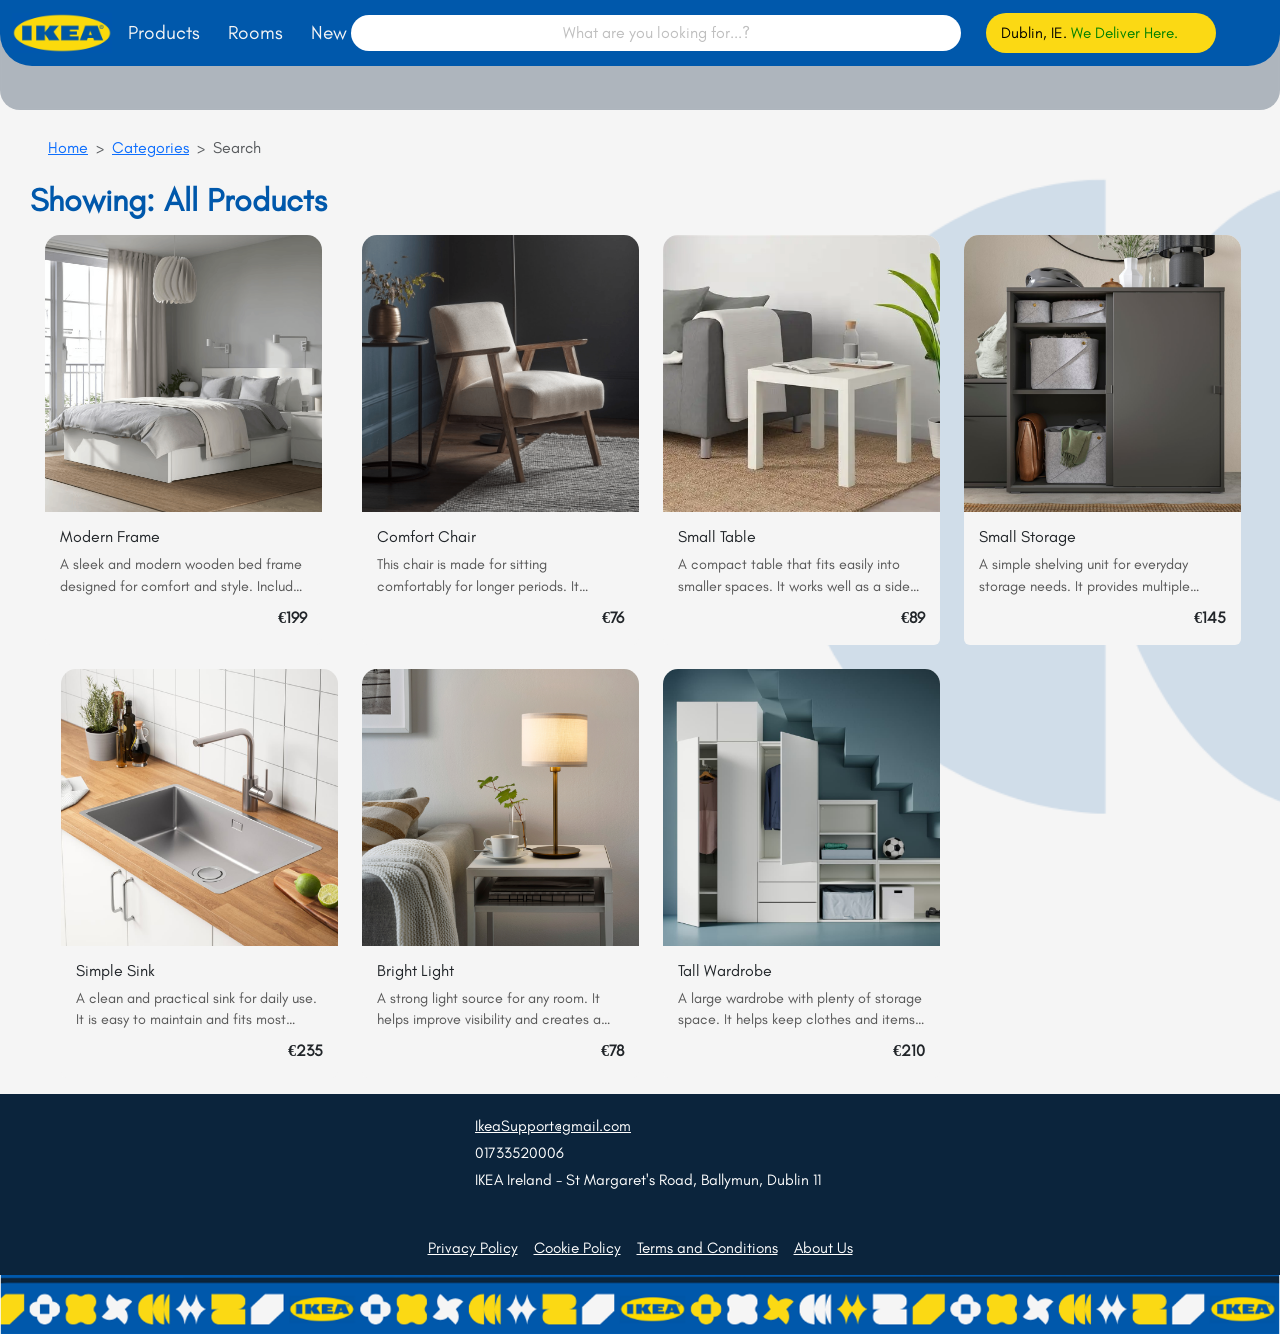
<file: search.html>
<!DOCTYPE html>
<html>
<head>

  <meta charset="utf-8">
  <meta name="viewport" content="width=device-width, initial-scale=1">
  <meta name="description" content="Shop IKEA furniture in Dublin, Ireland. Discover affordable home décor, storage solutions, and modern living inspiration.">
  <title>Search</title>

  <!-- Bootstrap CSS Link -->
    <link href="https://cdn.jsdelivr.net/npm/bootstrap@5.3.8/dist/css/bootstrap.min.css" rel="stylesheet" integrity="sha384-sRIl4kxILFvY47J16cr9ZwB07vP4J8+LH7qKQnuqkuIAvNWLzeN8tE5YBujZqJLB" crossorigin="anonymous">
    <!-- Iconography Flaticon Link -->
    <link rel='stylesheet' href='https://cdn-uicons.flaticon.com/4.0.0/uicons-solid-rounded/css/uicons-solid-rounded.css'>
    <link rel='stylesheet' href='https://cdn-uicons.flaticon.com/4.0.0/uicons-brands/css/uicons-brands.css'>
    <link rel="stylesheet" href="CSS/general_styles.css">
    <link rel="stylesheet" href="CSS/search.css">

</head>
<body>

  <header>
    <nav class="navbar navbar-expand-lg navbar-dark sub-navbar fixed-top" id="sub_nav">
      <div class="container-fluid d-flex justify-content-center gap-4">
        <a class="nav-link" href="index.html"><i class="fi fi-sr-home"></i></a>
        <a class="nav-link" href="checkout.html"><i class="fi fi-sr-shopping-cart"></i></a>
        <a class="nav-link" href="user_login.html"><i class="fi fi-sr-user"></i></a>
        <a class="nav-link" href="wishlist.html"><i class="fi fi-sr-heart"></i></a>
        <a class="nav-link" href="account_settings.html"><i class="fi fi-sr-settings"></i></a>
      </div>
    </nav>

    <nav class="navbar navbar-expand-lg fixed-top rounded-bottom-5 navbar-dark" id="top-navbar">
      <div class="container-fluid">

        <a class="navbar-brand" href="index.html">
          <img src="IMAGES/Ikea_logo.png" alt="Ikea" width="100">
        </a>

        <button class="navbar-toggler" type="button" data-bs-toggle="collapse" data-bs-target="#navbarSupportedContent">
          <span class="navbar-toggler-icon"></span>
        </button>

        <div class="collapse navbar-collapse flex-column flex-lg-row gap-3 gap-lg-0" id="navbarSupportedContent">

          <div class="d-flex align-items-center gap-4">
            <a class="nav-link active d-flex align-items-center gap-1" href="categories.html">
              Products <i class="fi fi-sr-apps"></i>
            </a>
            <a class="nav-link d-flex align-items-center gap-1" href="categories.html">
              Rooms <i class="fi fi-sr-bed-alt"></i>
            </a>
            <a class="nav-link d-flex align-items-center gap-1" href="categories.html">
              New <i class="fi fi-sr-bullet"></i>
            </a>
          </div>

          <div class="mx-auto w-100 d-flex justify-content-center">
            <div class="position-relative w-100" style="min-width: 260px;" id="search_bar_container">
              <input class="form-control" id="search_bar" type="search" placeholder="What are you looking for...?">
              <a href="search.html"><i class="fi fi-sr-search position-absolute top-50 end-0 translate-middle-y me-3"></i></a>
            </div>
          </div>

          <div class="d-flex align-items-center gap-3">
            <div id="location_bar_container" class="d-flex align-items-center gap-1">
              <button id="location_button">
                Dublin, IE. <span id="delivery_confirmation">We Deliver Here.</span>
              </button>
              <i class="fi fi-sr-marker"></i>
            </div>

            <a class="nav-link" href="#footer"><i class="fi fi-sr-envelope"></i></a>
            <a class="nav-link" href="#footer"><i class="fi fi-sr-phone-call"></i></a>
            <a class="nav-link" href="#footer"><i class="fi fi-sr-info"></i></a>
          </div>

        </div>
      </div>
    </nav>
  </header>


  <main>
   <div style="min-height: 120px; background-color: #f5f5f5"></div>

    <nav style="--bs-breadcrumb-divider: '>';" aria-label="breadcrumb" class="m-3">
      <ol class="breadcrumb">
       <li ><a href="categories.html" id="back_button"><i class="fi fi-sr-undo m-3"></i></a></li>
       <li class="breadcrumb-item"><a href="index.html">Home</a></li>
       <li class="breadcrumb-item"><a href="categories.html">Categories</a></li>
       <li class="breadcrumb-item active" aria-current="page">Search</li>
      </ol>
    </nav>


   <div class="d-flex align-items-center gap-2 mb-3">
      <h2 class="mb-0"><strong>Showing: All Products</strong></h2>
      <i class="fi fi-sr-filter filter-icon ms-4"></i>
      <i class="fi fi-sr-sort-alt filter-icon ms-2"></i>
   </div>


    <div class="product-grid">

        <!-- Modern Frame -->
        <a href="product_page.html" class="card card-link"
         data-name="Modern Frame"
         data-price="€199999999999999999999999999999999999999999999999999"
         data-img="IMAGES/product_images/beds_category.png"
         data-desc="A sleek and modern wooden bed frame designed for comfort and style.
          Includes under-bed storage space and durable construction for long-term use."
         >
          <div class="img-container">
            <i class="fi fi-sr-heart heart-icon"></i>
            <img src="IMAGES/product_images/beds_category.png">
          </div>

          <div class="card-body">
            <div class="d-flex justify-content-between align-items-center">
              <h6 class="mb-0">Modern Frame</h6>
              <div class="stars">
                <i class="fi fi-sr-star"></i>
                <i class="fi fi-sr-star"></i>
                <i class="fi fi-sr-star"></i>
                <i class="fi fi-sr-star"></i>
                <i class="fi fi-sr-star"></i>
              </div>
            </div>

            <p class="product-desc mb-0">
              A sleek and modern wooden bed frame designed for comfort and style.
          Includes under-bed storage space and durable construction for long-term use.
            </p>

            <div class="mt-auto text-end">
              <strong>€199</strong>
            </div>
          </div>
        </a>

        <!-- Comfort Chair -->
        <a href="product_page.html" class="card card-link"
         data-name="Comfort Chair"
         data-price="€76"
         data-img="IMAGES/product_images/chairs_category.png"
         data-desc="This chair is made for sitting comfortably for longer periods. It includes a supportive backrest and a soft seat. Ideal for relaxing, reading, or working."
         >
          <div class="img-container">
            <i class="fi fi-sr-heart heart-icon"></i>
            <img src="IMAGES/product_images/chairs_category.png">
          </div>

          <div class="card-body">
            <div class="d-flex justify-content-between align-items-center">
              <h6 class="mb-0">Comfort Chair</h6>
              <div class="stars">
                <i class="fi fi-sr-star"></i>
                <i class="fi fi-sr-star"></i>
                <i class="fi fi-sr-star"></i>
                <i class="fi fi-sr-star"></i>
                <i class="fi fi-sr-star"></i>
              </div>
            </div>

            <p class="product-desc mb-0">
             This chair is made for sitting comfortably for longer periods. It includes a supportive backrest and a soft seat. Ideal for relaxing, reading, or working.
            </p>

            <div class="mt-auto text-end">
              <strong>€76</strong>
            </div>
          </div>
        </a>

        <!-- Small Table -->
        <a href="product_page.html" class="card card-link"
         data-name="Small Table"
         data-price="€89"
         data-img="IMAGES/product_images/tables_category.png"
         data-desc="A compact table that fits easily into smaller spaces. It works well as a side table, coffee table, or desk. The simple design makes it versatile for many uses."
         >
          <div class="img-container">
            <i class="fi fi-sr-heart heart-icon"></i>
            <img src="IMAGES/product_images/tables_category.png">
          </div>

          <div class="card-body">
            <div class="d-flex justify-content-between align-items-center">
              <h6 class="mb-0">Small Table</h6>
              <div class="stars">
                <i class="fi fi-sr-star"></i>
                <i class="fi fi-sr-star"></i>
                <i class="fi fi-sr-star"></i>
                <i class="fi fi-sr-star"></i>
                <i class="fi fi-sr-star"></i>
              </div>
            </div>

            <p class="product-desc mb-0">
             A compact table that fits easily into smaller spaces. It works well as a side table, coffee table, or desk. The simple design makes it versatile for many uses.
            </p>

            <div class="mt-auto text-end">
              <strong>€89</strong>
            </div>
          </div>
        </a>

        <!-- Small Storage -->
        <a href="product_page.html" class="card card-link"
         data-name="Small Storage"
         data-price="€145"
         data-img="IMAGES/product_images/storage_category.png"
         data-desc="A simple storage unit for everyday storage needs. It provides multiple levels for organizing items. Ideal for living rooms, bedrooms, or offices."
         >
          <div class="img-container">
            <i class="fi fi-sr-heart heart-icon"></i>
            <img src="IMAGES/product_images/storage_category.png">
          </div>

          <div class="card-body">
            <div class="d-flex justify-content-between align-items-center">
              <h6 class="mb-0">Small Storage</h6>
              <div class="stars">
                <i class="fi fi-sr-star"></i>
                <i class="fi fi-sr-star"></i>
                <i class="fi fi-sr-star"></i>
                <i class="fi fi-sr-star"></i>
                <i class="fi fi-sr-star"></i>
              </div>
            </div>

            <p class="product-desc mb-0">
             A simple shelving unit for everyday storage needs. It provides multiple levels for organizing items. Ideal for living rooms, bedrooms, or offices.
            </p>

            <div class="mt-auto text-end">
              <strong>€145</strong>
            </div>
          </div>
        </a>

        <!-- Simple Sink -->
        <a href="product_page.html" class="card card-link"
         data-name="Simple Sink"
         data-price="€235"
         data-img="IMAGES/product_images/sink_category.png"
         data-desc="A clean and practical sink for daily use. It is easy to maintain and fits most kitchen or bathroom styles. Designed for convenience and durability."
         >
          <div class="img-container">
            <i class="fi fi-sr-heart heart-icon"></i>
            <img src="IMAGES/product_images/sink_category.png">
          </div>

          <div class="card-body">
            <div class="d-flex justify-content-between align-items-center">
              <h6 class="mb-0">Simple Sink</h6>
              <div class="stars">
                <i class="fi fi-sr-star"></i>
                <i class="fi fi-sr-star"></i>
                <i class="fi fi-sr-star"></i>
                <i class="fi fi-sr-star"></i>
                <i class="fi fi-sr-star"></i>
              </div>
            </div>

            <p class="product-desc mb-0">
             A clean and practical sink for daily use. It is easy to maintain and fits most kitchen or bathroom styles. Designed for convenience and durability.
            </p>

            <div class="mt-auto text-end">
              <strong>€235</strong>
            </div>
          </div>
        </a>

        <!-- Bright Light -->
        <a href="product_page.html" class="card card-link"
         data-name="Bright Light"
         data-price="€78"
         data-img="IMAGES/product_images/lights_category.png"
         data-desc="A strong light source for any room. It helps improve visibility and creates a well-lit environment. Suitable for both work and general use."
         >
          <div class="img-container">
            <i class="fi fi-sr-heart heart-icon"></i>
            <img src="IMAGES/product_images/lights_category.png">
          </div>

          <div class="card-body">
            <div class="d-flex justify-content-between align-items-center">
              <h6 class="mb-0">Bright Light</h6>
              <div class="stars">
                <i class="fi fi-sr-star"></i>
                <i class="fi fi-sr-star"></i>
                <i class="fi fi-sr-star"></i>
                <i class="fi fi-sr-star"></i>
                <i class="fi fi-sr-star"></i>
              </div>
            </div>

            <p class="product-desc mb-0">
             A strong light source for any room. It helps improve visibility and creates a well-lit environment. Suitable for both work and general use.
            </p>

            <div class="mt-auto text-end">
              <strong>€78</strong>
            </div>
          </div>
        </a>

         <!-- Tall Wardrobe -->
        <a href="product_page.html" class="card card-link"
         data-name="Tall Wardrobe"
         data-price="€210"
         data-img="IMAGES/product_images/wardrobe_category.png"
         data-desc="A large wardrobe with plenty of storage space. It helps keep clothes and items neatly organized. Ideal for bedrooms with limited storage."
         >
          <div class="img-container">
            <i class="fi fi-sr-heart heart-icon"></i>
            <img src="IMAGES/product_images/wardrobe_category.png">
          </div>

          <div class="card-body">
            <div class="d-flex justify-content-between align-items-center">
              <h6 class="mb-0">Tall Wardrobe</h6>
              <div class="stars">
                <i class="fi fi-sr-star"></i>
                <i class="fi fi-sr-star"></i>
                <i class="fi fi-sr-star"></i>
                <i class="fi fi-sr-star"></i>
                <i class="fi fi-sr-star"></i>
              </div>
            </div>

            <p class="product-desc mb-0">
             A large wardrobe with plenty of storage space. It helps keep clothes and items neatly organized. Ideal for bedrooms with limited storage.
            </p>

            <div class="mt-auto text-end">
              <strong>€210</strong>
            </div>
          </div>
        </a>



  </main>
  

  <footer class="mt-3" id="footer">
    <div class="d-flex flex-column align-items-center gap-1" style="padding-bottom: 45px;">
      <a class="nav-link d-flex align-items-center gap-3 w-100 text-start" style="max-width: 500px;" href="mailto:IkeaSupport@gmail.com?subject=Support Request&body=Hi, I need help with...">
        <i class="fi fi-sr-envelope"></i>
        <span class="text-decoration-underline">IkeaSupport@gmail.com</span>
      </a>

      <a class="nav-link d-flex align-items-center gap-3 w-100 text-start" style="max-width: 500px;" href="tel:+01733520006">
        <i class="fi fi-sr-phone-call"></i> 01733520006
      </a>

      <a class="nav-link d-flex align-items-center gap-3 w-100 text-start" style="max-width: 500px;" href="https://www.google.com/maps?q=IKEA+Dublin">
        <i class="fi fi-sr-home"></i> IKEA Ireland - St Margaret's Road, Ballymun, Dublin 11
      </a>
    </div>

    <div class="d-flex justify-content-center gap-3 flex-wrap">
      <a class="nav-link text-decoration-underline" href="#">Privacy Policy</a>
      <a class="nav-link text-decoration-underline" href="#">Cookie Policy</a>
      <a class="nav-link text-decoration-underline" href="#">Terms and Conditions</a>
      <a class="nav-link text-decoration-underline" href="index.html">About Us</a>
    </div>

    <div class="d-flex justify-content-between w-100">
      <div class="d-flex">
        <a href="https://twitter.com/IKEA" class="brand_icon m-2"><i class="fi fi-brands-twitter"></i></a>
        <a href="https://www.facebook.com/IKEA" class="brand_icon m-2"><i class="fi fi-brands-facebook"></i></a>
      </div>

      <div class="d-flex">
        <a href="https://globalclient.visa.com/visa-direct-remitter?utm_source=bing&utm_medium=OTHERIEEVENTSIGN&utm_campaign=Europe-FY26-VisaDirect%E2%80%93GlobalAwarenessCampaignFY26-Remittance&utm_content=STC-digitalmedia-english-SEA-Search-document-BAF&msclkid=d34bb5fd9d34149154c9dc42c98adec2" class="brand_icon m-2"><i class="fi fi-brands-cc-visa"></i></a>
        <a href="https://www.apple.com/apple-pay/" class="brand_icon m-2"><i class="fi fi-brands-cc-apple-pay"></i></a>
        <a href="https://pay.amazon.com/" class="brand_icon m-2"><i class="fi fi-brands-cc-amazon-pay"></i></a>
      </div>
    </div>

    <img src="IMAGES/footer_banner.png">
  </footer>
  


  <!-- Bootstrap JS Link -->
    <script src="https://cdn.jsdelivr.net/npm/@popperjs/core@2.11.8/dist/umd/popper.min.js" integrity="sha384-I7E8VVD/ismYTF4hNIPjVp/Zjvgyol6VFvRkX/vR+Vc4jQkC+hVqc2pM8ODewa9r" crossorigin="anonymous"></script>
  <script src="https://cdn.jsdelivr.net/npm/bootstrap@5.3.8/dist/js/bootstrap.min.js" integrity="sha384-G/EV+4j2dNv+tEPo3++6LCgdCROaejBqfUeNjuKAiuXbjrxilcCdDz6ZAVfHWe1Y" crossorigin="anonymous"></script>
  <script src="JS/general_script.js"></script>
  <script>

      document.querySelectorAll('.card').forEach(card => {
      card.addEventListener('click', (e) => {

        e.preventDefault(); 

        const product = {
          name: card.dataset.name,
          price: card.dataset.price,
          img: card.dataset.img,
          desc: card.dataset.desc
        };

        localStorage.setItem('selectedProduct', JSON.stringify(product));

        window.location.href = "product_page.html";
      });
    });
  </script>
</body>
</html>
</file>
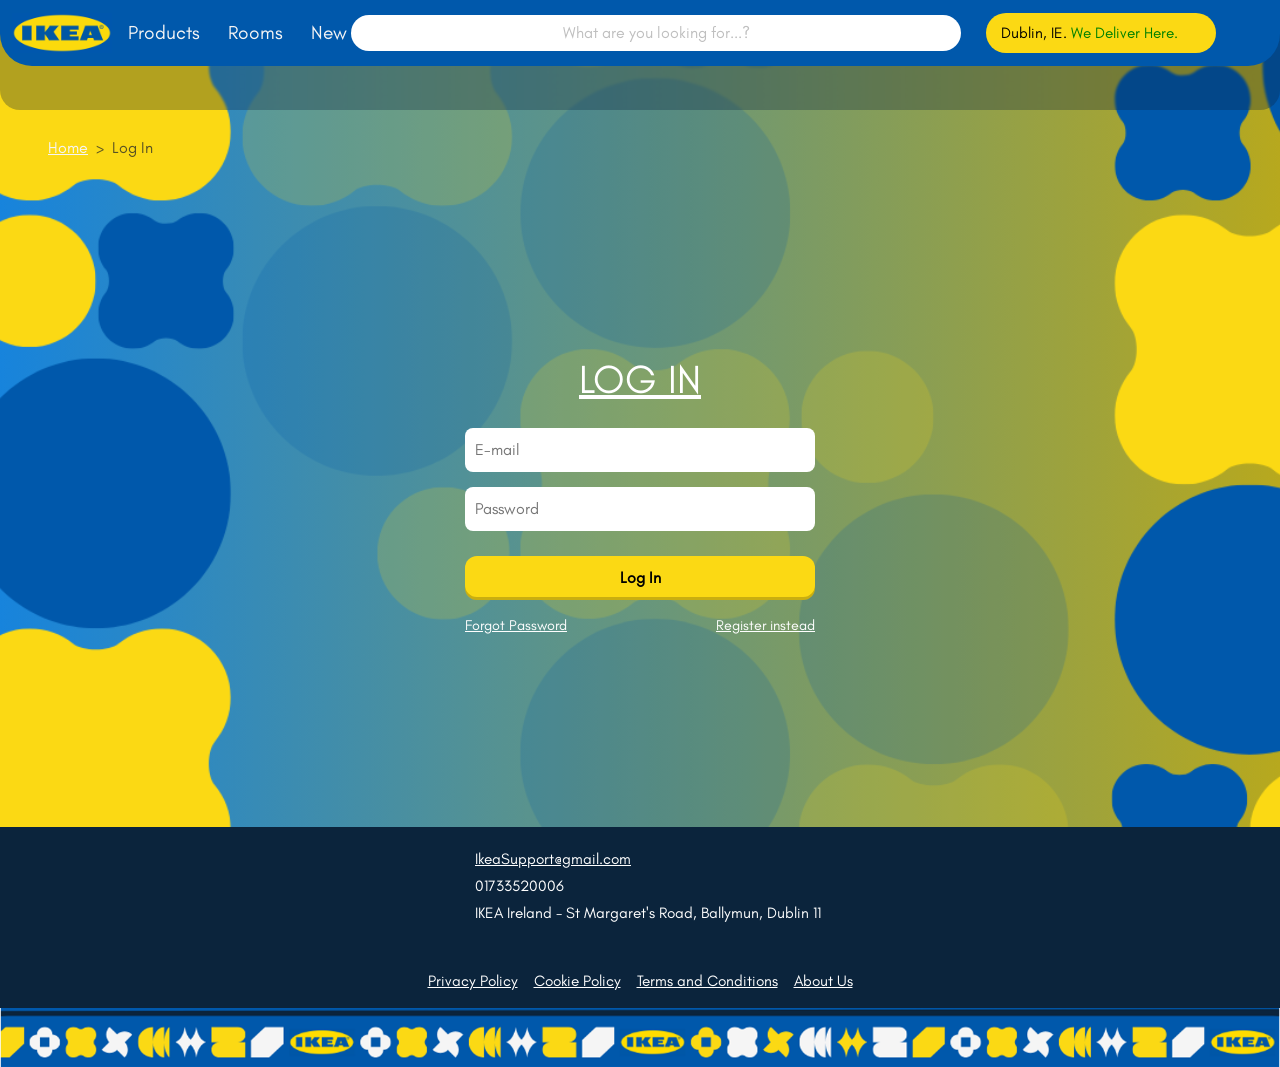
<file: user_login.html>
<!DOCTYPE html>
<html>
<head>

  <meta charset="utf-8">
  <meta name="viewport" content="width=device-width, initial-scale=1">
  <meta name="description" content="Shop IKEA furniture in Dublin, Ireland. Discover affordable home décor, storage solutions, and modern living inspiration.">
  <title>Log In</title>

  <!-- Bootstrap CSS Link -->
    <link href="https://cdn.jsdelivr.net/npm/bootstrap@5.3.8/dist/css/bootstrap.min.css" rel="stylesheet" integrity="sha384-sRIl4kxILFvY47J16cr9ZwB07vP4J8+LH7qKQnuqkuIAvNWLzeN8tE5YBujZqJLB" crossorigin="anonymous">
    <!-- Iconography Flaticon Link -->
    <link rel='stylesheet' href='https://cdn-uicons.flaticon.com/4.0.0/uicons-solid-rounded/css/uicons-solid-rounded.css'>
    <link rel='stylesheet' href='https://cdn-uicons.flaticon.com/4.0.0/uicons-brands/css/uicons-brands.css'>
    <link rel="stylesheet" href="CSS/general_styles.css">
    <link rel="stylesheet" href="CSS/user_login.css">


</head>
<body>
  

  <header>
    <nav class="navbar navbar-expand-lg navbar-dark sub-navbar fixed-top" id="sub_nav">
      <div class="container-fluid d-flex justify-content-center gap-4">
        <a class="nav-link" href="index.html"><i class="fi fi-sr-home"></i></a>
        <a class="nav-link" href="checkout.html"><i class="fi fi-sr-shopping-cart"></i></a>
        <a class="nav-link" href="user_login.html"><i class="fi fi-sr-user"></i></a>
        <a class="nav-link" href="wishlist.html"><i class="fi fi-sr-heart"></i></a>
        <a class="nav-link" href="account_settings.html"><i class="fi fi-sr-settings"></i></a>
      </div>
    </nav>

    <nav class="navbar navbar-expand-lg fixed-top rounded-bottom-5 navbar-dark" id="top-navbar">
      <div class="container-fluid">

        <a class="navbar-brand" href="index.html">
          <img src="IMAGES/Ikea_logo.png" alt="Ikea" width="100">
        </a>

        <button class="navbar-toggler" type="button" data-bs-toggle="collapse" data-bs-target="#navbarSupportedContent">
          <span class="navbar-toggler-icon"></span>
        </button>

        <div class="collapse navbar-collapse flex-column flex-lg-row gap-3 gap-lg-0" id="navbarSupportedContent">

          <div class="d-flex align-items-center gap-4">
            <a class="nav-link active d-flex align-items-center gap-1" href="categories.html">
              Products <i class="fi fi-sr-apps"></i>
            </a>
            <a class="nav-link d-flex align-items-center gap-1" href="categories.html">
              Rooms <i class="fi fi-sr-bed-alt"></i>
            </a>
            <a class="nav-link d-flex align-items-center gap-1" href="categories.html">
              New <i class="fi fi-sr-bullet"></i>
            </a>
          </div>

          <div class="mx-auto w-100 d-flex justify-content-center">
            <div class="position-relative w-100" style="min-width: 260px;" id="search_bar_container">
              <input class="form-control" id="search_bar" type="search" placeholder="What are you looking for...?">
              <a href="search.html"><i class="fi fi-sr-search position-absolute top-50 end-0 translate-middle-y me-3"></i></a>
            </div>
          </div>

          <div class="d-flex align-items-center gap-3">
            <div id="location_bar_container" class="d-flex align-items-center gap-1">
              <button id="location_button">
                Dublin, IE. <span id="delivery_confirmation">We Deliver Here.</span>
              </button>
              <i class="fi fi-sr-marker"></i>
            </div>

            <a class="nav-link" href="#footer"><i class="fi fi-sr-envelope"></i></a>
            <a class="nav-link" href="#footer"><i class="fi fi-sr-phone-call"></i></a>
            <a class="nav-link" href="#footer"><i class="fi fi-sr-info"></i></a>
          </div>

        </div>
      </div>
    </nav>
  </header>

  <main>
    <div style="min-height: 120px; opacity: 0;"></div>

      <nav style="--bs-breadcrumb-divider: '>';" aria-label="breadcrumb" class="m-3">
        <ol class="breadcrumb">
          <li><a href="index.html" id="back_button"><i class="fi fi-sr-undo m-3"></i></a></li>
          <li class="breadcrumb-item"><a href="index.html">Home</a></li>
          <li class="breadcrumb-item active" aria-current="page">Log In</li>
        </ol>
      </nav>

      <div class="register-container">

        <h1 class="register-title">LOG IN</h1>

        <form class="register-form">

          <input type="email" placeholder="E-mail" required>

          <input type="password" placeholder="Password" required>

          <button type="submit" class="register-btn">Log In</button>

        </form>

        <div class="register-links">
          <a href="#">Forgot Password</a>
          <a href="user_register.html">Register instead</a>

        </div>
      </div>
     </div>
    </div>
  </main>
  
  <footer class="mt-3" id="footer">
    <div class="d-flex flex-column align-items-center gap-1" style="padding-bottom: 45px;">
      <a class="nav-link d-flex align-items-center gap-3 w-100 text-start" style="max-width: 500px;" href="mailto:IkeaSupport@gmail.com?subject=Support Request&body=Hi, I need help with...">
        <i class="fi fi-sr-envelope"></i>
        <span class="text-decoration-underline">IkeaSupport@gmail.com</span>
      </a>

      <a class="nav-link d-flex align-items-center gap-3 w-100 text-start" style="max-width: 500px;" href="tel:+01733520006">
        <i class="fi fi-sr-phone-call"></i> 01733520006
      </a>

      <a class="nav-link d-flex align-items-center gap-3 w-100 text-start" style="max-width: 500px;" href="https://www.google.com/maps?q=IKEA+Dublin">
        <i class="fi fi-sr-home"></i> IKEA Ireland - St Margaret's Road, Ballymun, Dublin 11
      </a>
    </div>

    <div class="d-flex justify-content-center gap-3 flex-wrap">
      <a class="nav-link text-decoration-underline" href="#">Privacy Policy</a>
      <a class="nav-link text-decoration-underline" href="#">Cookie Policy</a>
      <a class="nav-link text-decoration-underline" href="#">Terms and Conditions</a>
      <a class="nav-link text-decoration-underline" href="index.html">About Us</a>
    </div>

    <div class="d-flex justify-content-between w-100">
      <div class="d-flex">
        <a href="https://twitter.com/IKEA" class="brand_icon m-2"><i class="fi fi-brands-twitter"></i></a>
        <a href="https://www.facebook.com/IKEA" class="brand_icon m-2"><i class="fi fi-brands-facebook"></i></a>
      </div>

      <div class="d-flex">
        <a href="https://globalclient.visa.com/visa-direct-remitter?utm_source=bing&utm_medium=OTHERIEEVENTSIGN&utm_campaign=Europe-FY26-VisaDirect%E2%80%93GlobalAwarenessCampaignFY26-Remittance&utm_content=STC-digitalmedia-english-SEA-Search-document-BAF&msclkid=d34bb5fd9d34149154c9dc42c98adec2" class="brand_icon m-2"><i class="fi fi-brands-cc-visa"></i></a>
        <a href="https://www.apple.com/apple-pay/" class="brand_icon m-2"><i class="fi fi-brands-cc-apple-pay"></i></a>
        <a href="https://pay.amazon.com/" class="brand_icon m-2"><i class="fi fi-brands-cc-amazon-pay"></i></a>
      </div>
    </div>

    <img src="IMAGES/footer_banner.png">
  </footer>


  <!-- Bootstrap JS Link -->
    <script src="https://cdn.jsdelivr.net/npm/@popperjs/core@2.11.8/dist/umd/popper.min.js" integrity="sha384-I7E8VVD/ismYTF4hNIPjVp/Zjvgyol6VFvRkX/vR+Vc4jQkC+hVqc2pM8ODewa9r" crossorigin="anonymous"></script>
  <script src="https://cdn.jsdelivr.net/npm/bootstrap@5.3.8/dist/js/bootstrap.min.js" integrity="sha384-G/EV+4j2dNv+tEPo3++6LCgdCROaejBqfUeNjuKAiuXbjrxilcCdDz6ZAVfHWe1Y" crossorigin="anonymous"></script>
  <script src="JS/general_script.js"></script>

</body>
</html>
</file>
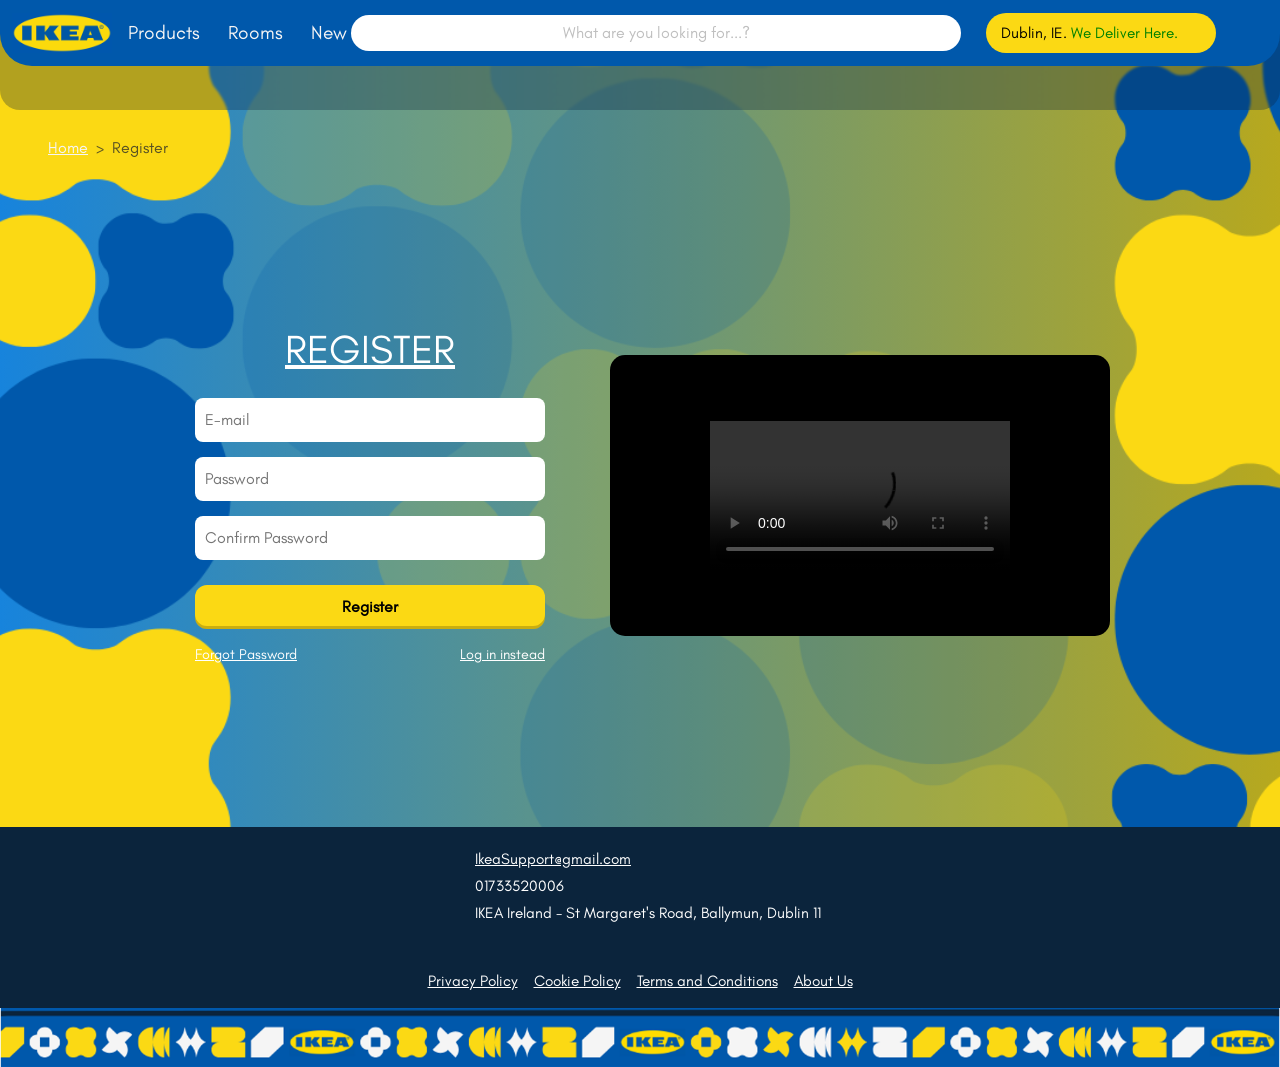
<file: user_register.html>
<!DOCTYPE html>
<html>
<head>

  <meta charset="utf-8">
  <meta name="viewport" content="width=device-width, initial-scale=1">
  <meta name="description" content="Shop IKEA furniture in Dublin, Ireland. Discover affordable home décor, storage solutions, and modern living inspiration.">
  <meta name="referrer" content="origin">
  <title>Register</title>

  <!-- Bootstrap CSS Link -->
    <link href="https://cdn.jsdelivr.net/npm/bootstrap@5.3.8/dist/css/bootstrap.min.css" rel="stylesheet" integrity="sha384-sRIl4kxILFvY47J16cr9ZwB07vP4J8+LH7qKQnuqkuIAvNWLzeN8tE5YBujZqJLB" crossorigin="anonymous">
    <!-- Iconography Flaticon Link -->
    <link rel='stylesheet' href='https://cdn-uicons.flaticon.com/4.0.0/uicons-solid-rounded/css/uicons-solid-rounded.css'>
    <link rel='stylesheet' href='https://cdn-uicons.flaticon.com/4.0.0/uicons-brands/css/uicons-brands.css'>
    <link rel="stylesheet" href="CSS/general_styles.css">
    <link rel="stylesheet" href="CSS/user_register.css">


</head>
<body>
  

  <header>
    <nav class="navbar navbar-expand-lg navbar-dark sub-navbar fixed-top" id="sub_nav">
      <div class="container-fluid d-flex justify-content-center gap-4">
        <a class="nav-link" href="index.html"><i class="fi fi-sr-home"></i></a>
        <a class="nav-link" href="checkout.html"><i class="fi fi-sr-shopping-cart"></i></a>
        <a class="nav-link" href="user_login.html"><i class="fi fi-sr-user"></i></a>
        <a class="nav-link" href="wishlist.html"><i class="fi fi-sr-heart"></i></a>
        <a class="nav-link" href="account_settings.html"><i class="fi fi-sr-settings"></i></a>
      </div>
    </nav>

    <nav class="navbar navbar-expand-lg fixed-top rounded-bottom-5 navbar-dark" id="top-navbar">
      <div class="container-fluid">

        <a class="navbar-brand" href="index.html">
          <img src="IMAGES/Ikea_logo.png" alt="Ikea" width="100">
        </a>

        <button class="navbar-toggler" type="button" data-bs-toggle="collapse" data-bs-target="#navbarSupportedContent">
          <span class="navbar-toggler-icon"></span>
        </button>

        <div class="collapse navbar-collapse flex-column flex-lg-row gap-3 gap-lg-0" id="navbarSupportedContent">

          <div class="d-flex align-items-center gap-4">
            <a class="nav-link active d-flex align-items-center gap-1" href="categories.html">
              Products <i class="fi fi-sr-apps"></i>
            </a>
            <a class="nav-link d-flex align-items-center gap-1" href="categories.html">
              Rooms <i class="fi fi-sr-bed-alt"></i>
            </a>
            <a class="nav-link d-flex align-items-center gap-1" href="categories.html">
              New <i class="fi fi-sr-bullet"></i>
            </a>
          </div>

          <div class="mx-auto w-100 d-flex justify-content-center">
            <div class="position-relative w-100" style="min-width: 260px;" id="search_bar_container">
              <input class="form-control" id="search_bar" type="search" placeholder="What are you looking for...?">
              <a href="search.html"><i class="fi fi-sr-search position-absolute top-50 end-0 translate-middle-y me-3"></i></a>
            </div>
          </div>

          <div class="d-flex align-items-center gap-3">
            <div id="location_bar_container" class="d-flex align-items-center gap-1">
              <button id="location_button">
                Dublin, IE. <span id="delivery_confirmation">We Deliver Here.</span>
              </button>
              <i class="fi fi-sr-marker"></i>
            </div>

            <a class="nav-link" href="#footer"><i class="fi fi-sr-envelope"></i></a>
            <a class="nav-link" href="#footer"><i class="fi fi-sr-phone-call"></i></a>
            <a class="nav-link" href="#footer"><i class="fi fi-sr-info"></i></a>
          </div>

        </div>
      </div>
    </nav>
  </header>

  <main>
    <div style="min-height: 120px; opacity: 0;"></div>

      <nav style="--bs-breadcrumb-divider: '>';" aria-label="breadcrumb" class="m-3">
        <ol class="breadcrumb">
          <li><a href="index.html" id="back_button"><i class="fi fi-sr-undo m-3"></i></a></li>
          <li class="breadcrumb-item"><a href="index.html">Home</a></li>
          <li class="breadcrumb-item active" aria-current="page">Register</li>
        </ol>
      </nav>

      <div class="register-page">

        <div class="register-container">

          <h1 class="register-title">REGISTER</h1>

          <form class="register-form">
            <input type="email" placeholder="E-mail" required>
            <input type="password" placeholder="Password" required>
            <input type="password" placeholder="Confirm Password" required>
            <button type="submit" class="register-btn">Register</button>
          </form>

          <div class="register-links">
            <a href="#">Forgot Password</a>
            <a href="user_login.html">Log in instead</a>
          </div>

        </div>

        <!-- RIGHT: VIDEO -->
        <div class="register-video">
          <div class="ratio ratio-16x9">
            <iframe width="560" height="315" src="MULTIMEDIA/ikea_vid.mp4" referrerpolicy="strict-origin-when-cross-origin"></iframe>
          </div>
        </div>

      </div>
     </div>
    </div>
  </main>
  
  <footer class="mt-3" id="footer">
    <div class="d-flex flex-column align-items-center gap-1" style="padding-bottom: 45px;">
      <a class="nav-link d-flex align-items-center gap-3 w-100 text-start" style="max-width: 500px;" href="mailto:IkeaSupport@gmail.com?subject=Support Request&body=Hi, I need help with...">
        <i class="fi fi-sr-envelope"></i>
        <span class="text-decoration-underline">IkeaSupport@gmail.com</span>
      </a>

      <a class="nav-link d-flex align-items-center gap-3 w-100 text-start" style="max-width: 500px;" href="tel:+01733520006">
        <i class="fi fi-sr-phone-call"></i> 01733520006
      </a>

      <a class="nav-link d-flex align-items-center gap-3 w-100 text-start" style="max-width: 500px;" href="https://www.google.com/maps?q=IKEA+Dublin">
        <i class="fi fi-sr-home"></i> IKEA Ireland - St Margaret's Road, Ballymun, Dublin 11
      </a>
    </div>

    <div class="d-flex justify-content-center gap-3 flex-wrap">
      <a class="nav-link text-decoration-underline" href="#">Privacy Policy</a>
      <a class="nav-link text-decoration-underline" href="#">Cookie Policy</a>
      <a class="nav-link text-decoration-underline" href="#">Terms and Conditions</a>
      <a class="nav-link text-decoration-underline" href="index.html">About Us</a>
    </div>

    <div class="d-flex justify-content-between w-100">
      <div class="d-flex">
        <a href="https://twitter.com/IKEA" class="brand_icon m-2"><i class="fi fi-brands-twitter"></i></a>
        <a href="https://www.facebook.com/IKEA" class="brand_icon m-2"><i class="fi fi-brands-facebook"></i></a>
      </div>

      <div class="d-flex">
        <a href="https://globalclient.visa.com/visa-direct-remitter?utm_source=bing&utm_medium=OTHERIEEVENTSIGN&utm_campaign=Europe-FY26-VisaDirect%E2%80%93GlobalAwarenessCampaignFY26-Remittance&utm_content=STC-digitalmedia-english-SEA-Search-document-BAF&msclkid=d34bb5fd9d34149154c9dc42c98adec2" class="brand_icon m-2"><i class="fi fi-brands-cc-visa"></i></a>
        <a href="https://www.apple.com/apple-pay/" class="brand_icon m-2"><i class="fi fi-brands-cc-apple-pay"></i></a>
        <a href="https://pay.amazon.com/" class="brand_icon m-2"><i class="fi fi-brands-cc-amazon-pay"></i></a>
      </div>
    </div>

    <img src="IMAGES/footer_banner.png">
  </footer>


  <!-- Bootstrap JS Link -->
    <script src="https://cdn.jsdelivr.net/npm/@popperjs/core@2.11.8/dist/umd/popper.min.js" integrity="sha384-I7E8VVD/ismYTF4hNIPjVp/Zjvgyol6VFvRkX/vR+Vc4jQkC+hVqc2pM8ODewa9r" crossorigin="anonymous"></script>
  <script src="https://cdn.jsdelivr.net/npm/bootstrap@5.3.8/dist/js/bootstrap.min.js" integrity="sha384-G/EV+4j2dNv+tEPo3++6LCgdCROaejBqfUeNjuKAiuXbjrxilcCdDz6ZAVfHWe1Y" crossorigin="anonymous"></script>
  <script src="JS/general_script.js"></script>

</body>
</html>
</file>
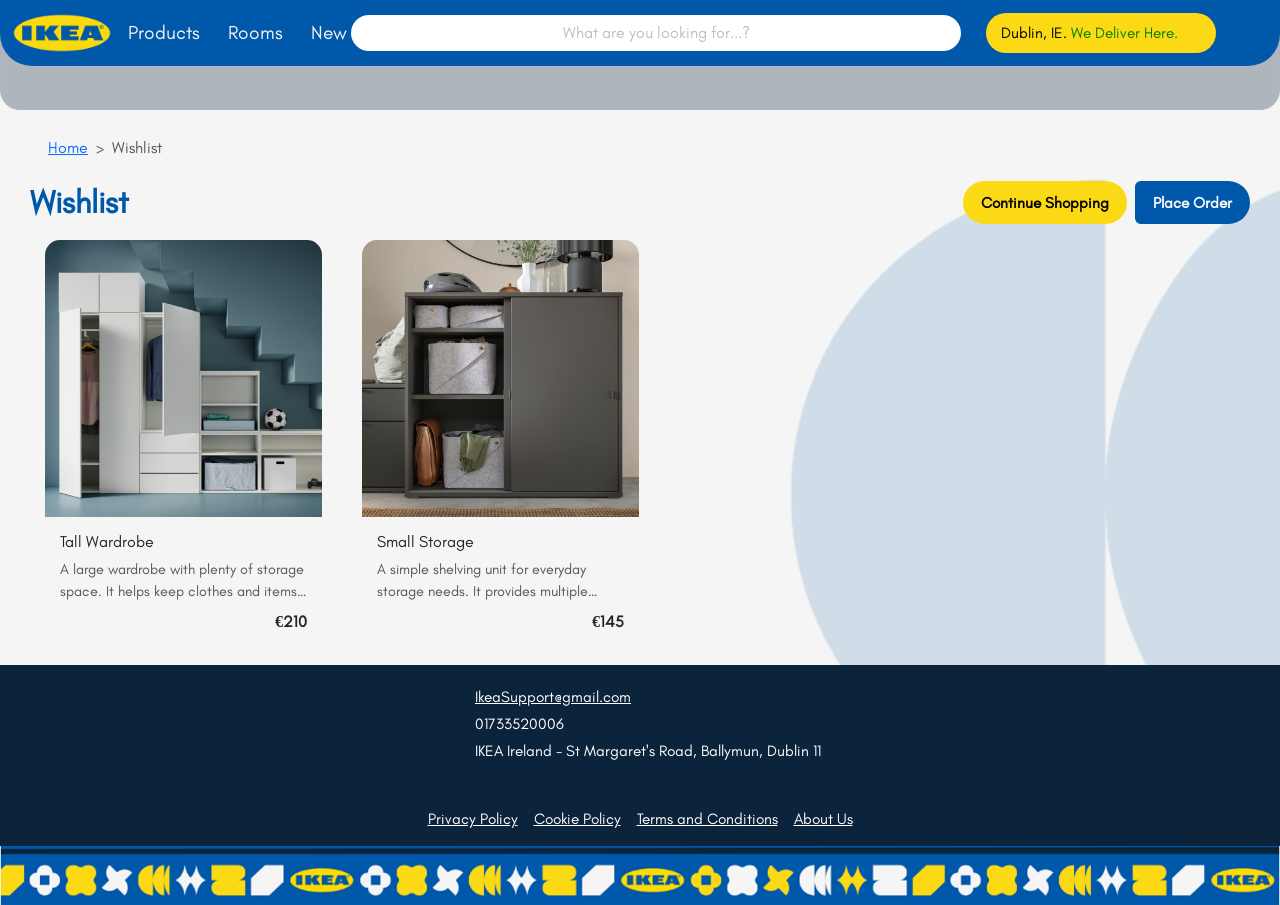
<file: wishlist.html>
<!DOCTYPE html>
<html>
<head>

  <meta charset="utf-8">
  <meta name="viewport" content="width=device-width, initial-scale=1">
  <meta name="description" content="Shop IKEA furniture in Dublin, Ireland. Discover affordable home décor, storage solutions, and modern living inspiration.">
  <title>Wishlist</title>

  <!-- Bootstrap CSS Link -->
    <link href="https://cdn.jsdelivr.net/npm/bootstrap@5.3.8/dist/css/bootstrap.min.css" rel="stylesheet" integrity="sha384-sRIl4kxILFvY47J16cr9ZwB07vP4J8+LH7qKQnuqkuIAvNWLzeN8tE5YBujZqJLB" crossorigin="anonymous">
    <!-- Iconography Flaticon Link -->
    <link rel='stylesheet' href='https://cdn-uicons.flaticon.com/4.0.0/uicons-solid-rounded/css/uicons-solid-rounded.css'>
    <link rel='stylesheet' href='https://cdn-uicons.flaticon.com/4.0.0/uicons-brands/css/uicons-brands.css'>
    <link rel="stylesheet" href="CSS/general_styles.css">
    <link rel="stylesheet" href="CSS/checkout.css">

</head>
<body>

  <header>
    <nav class="navbar navbar-expand-lg navbar-dark sub-navbar fixed-top" id="sub_nav">
      <div class="container-fluid d-flex justify-content-center gap-4">
        <a class="nav-link" href="index.html"><i class="fi fi-sr-home"></i></a>
        <a class="nav-link" href="checkout.html"><i class="fi fi-sr-shopping-cart"></i></a>
        <a class="nav-link" href="user_login.html"><i class="fi fi-sr-user"></i></a>
        <a class="nav-link" href="wishlist.html"><i class="fi fi-sr-heart"></i></a>
        <a class="nav-link" href="account_settings.html"><i class="fi fi-sr-settings"></i></a>
      </div>
    </nav>

    <nav class="navbar navbar-expand-lg fixed-top rounded-bottom-5 navbar-dark" id="top-navbar">
      <div class="container-fluid">

        <a class="navbar-brand" href="index.html">
          <img src="IMAGES/Ikea_logo.png" alt="Ikea" width="100">
        </a>

        <button class="navbar-toggler" type="button" data-bs-toggle="collapse" data-bs-target="#navbarSupportedContent">
          <span class="navbar-toggler-icon"></span>
        </button>

        <div class="collapse navbar-collapse flex-column flex-lg-row gap-3 gap-lg-0" id="navbarSupportedContent">

          <div class="d-flex align-items-center gap-4">
            <a class="nav-link active d-flex align-items-center gap-1" href="categories.html">
              Products <i class="fi fi-sr-apps"></i>
            </a>
            <a class="nav-link d-flex align-items-center gap-1" href="categories.html">
              Rooms <i class="fi fi-sr-bed-alt"></i>
            </a>
            <a class="nav-link d-flex align-items-center gap-1" href="categories.html">
              New <i class="fi fi-sr-bullet"></i>
            </a>
          </div>

          <div class="mx-auto w-100 d-flex justify-content-center">
            <div class="position-relative w-100" style="min-width: 260px;" id="search_bar_container">
              <input class="form-control" id="search_bar" type="search" placeholder="What are you looking for...?">
              <a href="search.html"><i class="fi fi-sr-search position-absolute top-50 end-0 translate-middle-y me-3"></i></a>
            </div>
          </div>

          <div class="d-flex align-items-center gap-3">
            <div id="location_bar_container" class="d-flex align-items-center gap-1">
              <button id="location_button">
                Dublin, IE. <span id="delivery_confirmation">We Deliver Here.</span>
              </button>
              <i class="fi fi-sr-marker"></i>
            </div>

            <a class="nav-link" href="#footer"><i class="fi fi-sr-envelope"></i></a>
            <a class="nav-link" href="#footer"><i class="fi fi-sr-phone-call"></i></a>
            <a class="nav-link" href="#footer"><i class="fi fi-sr-info"></i></a>
          </div>

        </div>
      </div>
    </nav>
  </header>


  <main>
   <div style="min-height: 120px; background-color: #f5f5f5"></div>

    <nav style="--bs-breadcrumb-divider: '>';" aria-label="breadcrumb" class="m-3">
      <ol class="breadcrumb">
        <li><a href="index.html" id="back_button"><i class="fi fi-sr-undo m-3"></i></a></li>
        <li class="breadcrumb-item"><a href="index.html">Home</a></li>
        <li class="breadcrumb-item active" aria-current="page">Wishlist</li>
      </ol>
    </nav>


      <div class="d-flex align-items-center justify-content-between mb-3">
        
        <h2 class="mb-0"><strong>Wishlist</strong></h2>

        <div class="d-flex gap-2">
        <button class="checkout-btn left-btn">Continue Shopping</button>
        <button class="checkout-btn right-btn">Place Order</button>
      </div>

      </div>

      <div class="product-grid">

         <!-- Tall Wardrobe -->
        <a href="product_page.html" class="card card-link"
         data-name="Tall Wardrobe"
         data-price="€210"
         data-img="IMAGES/product_images/wardrobe_category.png"
         data-desc="A large wardrobe with plenty of storage space. It helps keep clothes and items neatly organized. Ideal for bedrooms with limited storage."
         >
          <div class="img-container">
            <i class="fi fi-sr-heart heart-icon"></i>
            <img src="IMAGES/product_images/wardrobe_category.png">
          </div>

          <div class="card-body">
            <div class="d-flex justify-content-between align-items-center">
              <h6 class="mb-0">Tall Wardrobe</h6>
              <div class="stars">
                <i class="fi fi-sr-star"></i>
                <i class="fi fi-sr-star"></i>
                <i class="fi fi-sr-star"></i>
                <i class="fi fi-sr-star"></i>
                <i class="fi fi-sr-star"></i>
              </div>
            </div>

            <p class="product-desc mb-0">
             A large wardrobe with plenty of storage space. It helps keep clothes and items neatly organized. Ideal for bedrooms with limited storage.
            </p>

            <div class="mt-auto text-end">
              <strong>€210</strong>
            </div>
          </div>
        </a>

        <!-- Small Storage -->
        <a href="product_page.html" class="card card-link"
         data-name="Small Storage"
         data-price="€145"
         data-img="IMAGES/product_images/storage_category.png"
         data-desc="A simple storage unit for everyday storage needs. It provides multiple levels for organizing items. Ideal for living rooms, bedrooms, or offices."
         >
          <div class="img-container">
            <i class="fi fi-sr-heart heart-icon"></i>
            <img src="IMAGES/product_images/storage_category.png">
          </div>

          <div class="card-body">
            <div class="d-flex justify-content-between align-items-center">
              <h6 class="mb-0">Small Storage</h6>
              <div class="stars">
                <i class="fi fi-sr-star"></i>
                <i class="fi fi-sr-star"></i>
                <i class="fi fi-sr-star"></i>
                <i class="fi fi-sr-star"></i>
                <i class="fi fi-sr-star"></i>
              </div>
            </div>

            <p class="product-desc mb-0">
             A simple shelving unit for everyday storage needs. It provides multiple levels for organizing items. Ideal for living rooms, bedrooms, or offices.
            </p>

            <div class="mt-auto text-end">
              <strong>€145</strong>
            </div>
          </div>
        </a>

      </div>





















      </div>
  </main>
  
  <footer class="mt-3" id="footer">
    <div class="d-flex flex-column align-items-center gap-1" style="padding-bottom: 45px;">
      <a class="nav-link d-flex align-items-center gap-3 w-100 text-start" style="max-width: 500px;" href="mailto:IkeaSupport@gmail.com?subject=Support Request&body=Hi, I need help with...">
        <i class="fi fi-sr-envelope"></i>
        <span class="text-decoration-underline">IkeaSupport@gmail.com</span>
      </a>

      <a class="nav-link d-flex align-items-center gap-3 w-100 text-start" style="max-width: 500px;" href="tel:+01733520006">
        <i class="fi fi-sr-phone-call"></i> 01733520006
      </a>

      <a class="nav-link d-flex align-items-center gap-3 w-100 text-start" style="max-width: 500px;" href="https://www.google.com/maps?q=IKEA+Dublin">
        <i class="fi fi-sr-home"></i> IKEA Ireland - St Margaret's Road, Ballymun, Dublin 11
      </a>
    </div>

    <div class="d-flex justify-content-center gap-3 flex-wrap">
      <a class="nav-link text-decoration-underline" href="#">Privacy Policy</a>
      <a class="nav-link text-decoration-underline" href="#">Cookie Policy</a>
      <a class="nav-link text-decoration-underline" href="#">Terms and Conditions</a>
      <a class="nav-link text-decoration-underline" href="index.html">About Us</a>
    </div>

    <div class="d-flex justify-content-between w-100">
      <div class="d-flex">
        <a href="https://twitter.com/IKEA" class="brand_icon m-2"><i class="fi fi-brands-twitter"></i></a>
        <a href="https://www.facebook.com/IKEA" class="brand_icon m-2"><i class="fi fi-brands-facebook"></i></a>
      </div>

      <div class="d-flex">
        <a href="https://globalclient.visa.com/visa-direct-remitter?utm_source=bing&utm_medium=OTHERIEEVENTSIGN&utm_campaign=Europe-FY26-VisaDirect%E2%80%93GlobalAwarenessCampaignFY26-Remittance&utm_content=STC-digitalmedia-english-SEA-Search-document-BAF&msclkid=d34bb5fd9d34149154c9dc42c98adec2" class="brand_icon m-2"><i class="fi fi-brands-cc-visa"></i></a>
        <a href="https://www.apple.com/apple-pay/" class="brand_icon m-2"><i class="fi fi-brands-cc-apple-pay"></i></a>
        <a href="https://pay.amazon.com/" class="brand_icon m-2"><i class="fi fi-brands-cc-amazon-pay"></i></a>
      </div>
    </div>

    <img src="IMAGES/footer_banner.png">
  </footer>



  <!-- Bootstrap JS Link -->
    <script src="https://cdn.jsdelivr.net/npm/@popperjs/core@2.11.8/dist/umd/popper.min.js" integrity="sha384-I7E8VVD/ismYTF4hNIPjVp/Zjvgyol6VFvRkX/vR+Vc4jQkC+hVqc2pM8ODewa9r" crossorigin="anonymous"></script>
  <script src="https://cdn.jsdelivr.net/npm/bootstrap@5.3.8/dist/js/bootstrap.min.js" integrity="sha384-G/EV+4j2dNv+tEPo3++6LCgdCROaejBqfUeNjuKAiuXbjrxilcCdDz6ZAVfHWe1Y" crossorigin="anonymous"></script>
  <script src="JS/general_script.js"></script>
  <script>

      document.querySelectorAll('.card').forEach(card => {
      card.addEventListener('click', (e) => {

        e.preventDefault();

        const product = {
          name: card.dataset.name,
          price: card.dataset.price,
          img: card.dataset.img,
          desc: card.dataset.desc
        };

        localStorage.setItem('selectedProduct', JSON.stringify(product));

        window.location.href = "product_page.html";
      });
    });
  </script>
</body>
</html>
</file>
<file: CSS/general_styles.css>
@font-face {
      font-family: glacialIndifference;
      src: url("GlacialIndifference-Regular.otf") format("opentype");
    }

    html, body {
      height: 100%;
      margin: 0;
    }

    body {
      background-color: #0b243c;
      font-family: glacialIndifference;
      display: flex;
      flex-direction: column;
      min-height: 100dvh;
    }

    img {
      max-width: 100%;
      height: auto;
      display: block;
    }

    i {
      color: #f5f5f5;
      position: relative;
      top: 5px;
    }

    input[type="search"]::-webkit-search-cancel-button {
      display: none;
    }

    main {
      flex: 1;
    }

    footer {
      background-color: #0b243c;
      color: white;
      font-size: clamp(9px, 1.2vw, 16px);
      display: flex;
      flex-direction: column;
      align-items: center;
      padding-top: 20px;
    }

    #top-navbar {
      background-color: #0058ab;
    }

    #top-navbar .nav-link {
      color: #f5f5f5;
      font-size: clamp(1rem, 1.5vw, 2rem);
    }

    #top-navbar .nav-link.disabled {
      color: #bfbfbf;
    }

    #top-navbar .nav-link i.fi-sr-bullet {
      color: #fbd914;
      right: 5px;
    }

    .sub-navbar {
      background-color: rgba(11, 36, 60, 0.3);
      backdrop-filter: blur(1px);
      min-height: 110px;
      border-radius: 20px;
      transition: all 0.3s ease;
    }

    .sub-navbar .nav-link {
      position: relative;
      top: 32px;
    }

    #search_bar {
      text-align: center;
      border-radius: 20px;
      border: none;
      min-width: 260px;
    }

    #search_bar::placeholder {
      color: #bfbfbf;
    }

    #search_bar_container i {
      color: #bfbfbf;
    }

    #location_bar_container i {
      position: relative;
      right: 25px;
      top: 2px;
      color: #0b243c;
      opacity: 0.23;
    }

    #location_button {
      background-color: #fbd914;
      min-height: 40px;
      font-size: clamp(0.7rem, 1.2vw, 1rem);
      min-width: clamp(175px, 20vw, 230px);
      border: none;
      border-radius: 20px;
      text-align: left;
      padding-left: 15px;
      margin-left: 25px;
    }

    .brand_icon {
      color: #fbd914;
      text-decoration: none;
      font-size: clamp(1.7rem, 3vw, 5rem);
    }

    .brand_icon i {
      color: #fbd914;
    }

    .hidden {
      opacity: 0;
      transition: all 0.3s ease;
      z-index: -10;
    }

    #delivery_confirmation {
      color: green;
    }

    @media (max-width: 992px) {
      #navbarSupportedContent.collapsing,
      #navbarSupportedContent.show {
        display: flex !important;
        flex-direction: column;
        gap: 20px;
      }
    }

    .product-grid {
      padding: 0 20px
    }

    .product-grid .card {
      position: relative;
      right: 5px;
    }
</file>
<file: CSS/account_settings.css>
body {
  background-color: #f5f5f5;
  background-image: url("../IMAGES/account_background.png");
  background-size: cover;
  background-position: center;
  background-repeat: repeat;
}

main {
  padding: 0 30px;
}

.navbar i {
  color: #f5f5f5;
}

.card img {
  border-top-left-radius: 15px;
  border-top-right-radius: 15px;
}

/* Extra properties not in base */
input[type="search"]::-webkit-search-cancel-button {
  -webkit-appearance: none;
  appearance: none;
}

h2 {
  color: #0058ab;
}

.breadcrumb i {
  color: #f5f5f5;
}

.breadcrumb {
  position: relative;
  right: 30px;
}

.breadcrumb a {
  color: #f5f5f5;
}


#back_button {
  text-decoration: none;
  font-size: clamp(1rem, 1.5vw, 2rem);
  position: relative;
  bottom: 5px;
}

.product-grid {
  display: grid;
  grid-template-columns: repeat(auto-fill, minmax(220px, 1fr));
  gap: 24px;
}

.card-body {
  display: flex;
  flex-direction: column;
  gap: 8px;
  padding: 15px;
  flex-grow: 1;
}

.img-container {
  position: relative;
}

.heart-icon {
  position: absolute;
  top: 10px;
  right: 10px;
  color: #0b243c;
  font-size: 20px;
  z-index: 2;
  transition: color 0.1s ease;
}

.heart-icon.active {
  color: #fbd914;
}

.stars i {
  color: #fbd914;
  font-size: 14px;
}

.product-desc {
  font-size: 0.9rem;
  color: #555;
  display: -webkit-box;
  -webkit-line-clamp: 2;
  -webkit-box-orient: vertical;
  overflow: hidden;
}

.price {
  bottom: 8px;
  right: 10px;
  font-weight: bold;
  color: #0b243c;
}

.card {
  width: 100%;
  max-width: none;
  border: none;
  transition: transform 0.2s ease;
  background-color: #f5f5f5;
  min-height: 320px;
  border-top-left-radius: 15px;
  border-top-right-radius: 15px;
}

.card:hover {
  transform: translateY(-3px);
}

.filter-icon {
  color: #0058ab;
  font-size: 20px;
  cursor: pointer;
}

.card-link {
  text-decoration: none;
}

@media (max-width: 576px) {
  main {
    padding-left: 10px;
    padding-right: 10px;
  }
}

.register-container {
  display: flex;
  flex-direction: column;
  align-items: center;
  justify-content: center;
  min-height: 70vh;
  text-align: center;
}

.register-title {
  color: white;
  margin-bottom: 25px;
  text-decoration: underline;
}

.register-form {
  display: flex;
  flex-direction: column;
  gap: 15px;
  width: 100%;
  max-width: 350px;
}

.register-form input {
  padding: 10px;
  border-radius: 8px;
  border: none;
}

.register-btn {
  background-color: #fbd914;
  color: black;
  border: none;
  padding: 10px;
  margin-top: 10px;
  border-radius: 12px;
  font-weight: bold;
  box-shadow: inset 0 -3px 0 rgba(0,0,0,0.2);
  transition: transform 0.1s ease;
}

.register-btn:hover {
  transform: translateY(-1px);
}

.register-links {
  display: flex;
  justify-content: space-between;
  width: 100%;
  max-width: 350px;
  margin-top: 15px;
}

.register-links a {
  color: white;
  text-decoration: underline;
  font-size: 0.9rem;
}

.account-container {
  display: flex;
  flex-direction: column;
  align-items: center;
  text-align: center;
  margin-top: 40px;
}

.account-title {
  color: white;
  margin-bottom: 30px;
}

.account-content {
  display: flex;
  gap: 40px;
  width: 100%;
  max-width: 900px;
  align-items: flex-start;
}

.account-table {
  flex: 2;
}

.account-actions {
  flex: 1;
  display: flex;
  flex-direction: column;
  gap: 15px;
}

.account-btn {
  padding: 10px;
  border-radius: 10px;
  border: none;
  background-color: white;
  color: #0b243c;
  font-weight: 600;
  cursor: pointer;
  transition: transform 0.1s ease;
}

.account-btn:hover {
  transform: translateY(-2px);
}

.delete-btn {
  background-color: #fbd914;
  color: black;
}

@media (max-width: 768px) {
  .account-content {
    flex-direction: column;
    align-items: center;
  }

  .account-actions {
    width: 100%;
    max-width: 350px;
  }
}
</file>
<file: CSS/categories.css>
body {
      background-color: #f5f5f5;
      background-image: url("../IMAGES/category_background.png");
      background-size: cover;
      background-position: center;
      background-repeat: no-repeat;
    }

    main {
      padding-left: 30px;
    }

    h2 {
      color: #0058ab;
    }

    .breadcrumb i {
      color: #0058ab;
    }

    .breadcrumb {
      position: relative;
      right: 30px;
    }

    .product-img {
      width: clamp(80px, 13vw, 320px);
      height: clamp(80px, 13vw, 320px);
      border-radius: 100%;
    }

    .product-scroller::-webkit-scrollbar {
      height: 6px;
    }

    .product-scroller::-webkit-scrollbar-track {
      background: transparent;
    }

    .product-scroller::-webkit-scrollbar-thumb {
      background: rgba(0,0,0,0.2);
      border-radius: 10px;
    }

    .product-scroller::-webkit-scrollbar-thumb:hover {
      background: rgba(0,0,0,0.35);
    }

    .product-scroller a {
      scrollbar-color: rgba(0,0,0,0.2) transparent;
      scrollbar-width: thin;
      text-decoration: none;
      color: #0b243c;
      font-size: clamp(1rem, 1.5vw, 2rem);
    }

    #back_button {
      text-decoration: none;
      font-size: clamp(1rem, 1.5vw, 2rem);
      position: relative;
      bottom: 5px;
    }
</file>
<file: CSS/checkout.css>
body {
  background-color: #f5f5f5;
  background-image: url("../IMAGES/category_background.png");
  background-size: cover;
  background-position: center;
  background-repeat: no-repeat;
}

main {
  padding: 0 30px;
}


.card img {
  border-top-left-radius: 15px;
  border-top-right-radius: 15px;
}

h2 {
  color: #0058ab;
  font-size: clamp(1.2rem, 2.5vw, 2rem);
}

.breadcrumb i {
  color: #0058ab;
}

.breadcrumb {
  position: relative;
  right: 30px;
}

#back_button {
  text-decoration: none;
  font-size: clamp(1rem, 1.5vw, 2rem);
  position: relative;
  bottom: 5px;
}

.product-grid {
  display: grid;
  grid-template-columns: repeat(auto-fill, minmax(220px, 1fr));
  gap: 24px;
}

.card-body {
  display: flex;
  flex-direction: column;
  gap: 8px;
  padding: 15px;
  flex-grow: 1;
}

.img-container {
  position: relative;
}

.heart-icon {
  position: absolute;
  top: 10px;
  right: 10px;
  color: #0b243c;
  font-size: 20px;
  z-index: 2;
  transition: color 0.1s ease;
}

.heart-icon.active {
  color: #fbd914;
}

.stars i {
  color: #fbd914;
  font-size: 14px;
}

.product-desc {
  font-size: 0.9rem;
  color: #555;
  display: -webkit-box;
  -webkit-line-clamp: 2;
  -webkit-box-orient: vertical;
  overflow: hidden;
}

.price {
  bottom: 8px;
  right: 10px;
  font-weight: bold;
  color: #0b243c;
}

.card {
  width: 100%;
  max-width: none;
  border: none;
  transition: transform 0.2s ease;
  background-color: #f5f5f5;
  min-height: 320px;
  border-top-left-radius: 15px;
  border-top-right-radius: 15px;
}

.card:hover {
  transform: translateY(-3px);
}

.filter-icon {
  color: #0058ab;
  font-size: 20px;
  cursor: pointer;
}

.card-link {
  text-decoration: none;
}

.checkout-btn {
  border: none;
  padding: clamp(6px, 1vw, 10px) clamp(12px, 2vw, 18px);
  font-size: clamp(0.75rem, 1.2vw, 1rem);
  font-weight: 600;
  cursor: pointer;
}

.left-btn {
  background-color: #fbd914;
  border-radius: clamp(15px, 3vw, 30px);
}

.right-btn {
  background-color: #0058ab;
  color: white;
  border-top-left-radius: clamp(6px, 1vw, 8px);
  border-bottom-left-radius: clamp(6px, 1vw, 8px);
  border-top-right-radius: clamp(15px, 3vw, 30px);
  border-bottom-right-radius: clamp(15px, 3vw, 30px);
}

.checkout-btn:hover {
  opacity: 0.9;
  transform: translateY(-1px);
  transition: all 0.2s ease;
}

@media (max-width: 576px) {
  main {
    padding-left: 10px;
    padding-right: 10px;
  }
}
</file>
<file: CSS/product_page.css>
body {
  background-color: #f5f5f5;
  background-image: url("../IMAGES/category_background.png");
  background-size: cover;
  background-position: center;
  background-repeat: no-repeat;
}

main {
  padding: 0 30px;
}

.navbar i {
  color: #f5f5f5;
}

.card img {
  border-top-left-radius: 15px;
  border-top-right-radius: 15px;
}

/* Extra properties not in base */
input[type="search"]::-webkit-search-cancel-button {
  -webkit-appearance: none;
  appearance: none;
}

h2 {
  color: #0058ab;
}

.breadcrumb i {
  color: #0058ab;
}

.breadcrumb {
  position: relative;
  right: 30px;
}

#back_button {
  text-decoration: none;
  font-size: clamp(1rem, 1.5vw, 2rem);
  position: relative;
  bottom: 5px;
}

.product-grid {
  display: grid;
  grid-template-columns: repeat(auto-fill, minmax(220px, 1fr));
  gap: 24px;
  padding: 0 10px;
}

.card-body {
  display: flex;
  flex-direction: column;
  gap: 8px;
  padding: 15px;
  flex-grow: 1;
}

.img-container {
  position: relative;
}

.heart-icon {
  position: absolute;
  top: 10px;
  right: 10px;
  color: #0b243c;
  font-size: 20px;
  z-index: 2;
  transition: color 0.1s ease;
}

.heart-icon.active {
  color: #fbd914;
}

.stars i {
  color: #fbd914;
  font-size: 14px;
}

.product-desc {
  font-size: 0.9rem;
  color: #555;
  display: -webkit-box;
  -webkit-line-clamp: 2;
  -webkit-box-orient: vertical;
  overflow: hidden;
}

.price {
  bottom: 8px;
  right: 10px;
  font-weight: bold;
  color: #0b243c;
}

.card {
  width: 100%;
  max-width: none;
  border: none;
  transition: transform 0.2s ease;
  background-color: #f5f5f5;
  min-height: 320px;
  border-top-left-radius: 15px;
  border-top-right-radius: 15px;
}

.card:hover {
  transform: translateY(-3px);
}

.filter-icon {
  color: #0058ab;
  font-size: 20px;
  cursor: pointer;
}

.card-link {
  text-decoration: none;
}

.product-page {
  display: grid;
  grid-template-columns: 1fr 1fr;
  gap: 40px;
  align-items: start;
}

.carousel-container {
  max-width: 90%;
}

.product-meta {
  display: flex;
  justify-content: space-between;
  margin-top: 10px;
  font-size: 0.9rem;
}

.review-stars i {
  color: #fbd914;
}

.product-info h1 {
  font-size: clamp(1.5rem, 2.5vw, 2.2rem);
  color: #0b243c;
}

.product-info p {
  color: #555;
  margin-top: 10px;
}

.divider-container {
  position: relative;
  margin: 50px 0 30px;
}

.divider-line {
  height: 3px;
  background-color: #0058ab;
  width: calc(100% - 160px);
}

.add-btn {
  position: absolute;
  right: 0;
  top: -18px;
  background-color: #0058ab;
  color: white;
  border: none;
  padding: 10px 18px;
  border-top-left-radius: 8px;
  border-bottom-left-radius: 8px;
  border-top-right-radius: 30px;
  border-bottom-right-radius: 30px;
  font-weight: 600;
  cursor: pointer;
}

.related-title {
  color: #0058ab;
  margin-bottom: 15px;
}

.carousel-inner img {
  border-radius: 15px;
}

.carousel-heart {
  position: absolute;
  top: 15px;
  right: 15px;
  font-size: 22px;
  color: #0b243c;
  z-index: 5;
  cursor: pointer;
  transition: color 0.2s ease;
}

.carousel-heart.active {
  color: #fbd914;
}

.product-price {
  color: #0b243c;
  font-weight: bold;
  margin-top: 5px;
}

.grid-wrapper {
  padding: 0 10px;
}

@media (max-width: 576px) {
  main {
    padding-left: 16px;
    padding-right: 16px;
  }
}

@media (max-width: 768px) {
  .product-page {
    grid-template-columns: 1fr;
  }

  .carousel-container {
    max-width: 100%;
  }

  .add-btn {
    position: static;
    margin-top: 10px;
  }

  .divider-line {
    display: none;
  }
}
</file>
<file: CSS/search.css>
body {
  background-color: #f5f5f5;
  background-image: url("../IMAGES/category_background.png");
  background-size: cover;
  background-position: center;
  background-repeat: no-repeat;
}

main {
  padding: 0 30px;
}

.navbar i {
  color: #f5f5f5;
}

.card img {
  border-top-left-radius: 15px;
  border-top-right-radius: 15px;
}

input[type="search"]::-webkit-search-cancel-button {
  -webkit-appearance: none;
  appearance: none;
}

h2 {
  color: #0058ab;
}

.breadcrumb i {
  color: #0058ab;
}

.breadcrumb {
  position: relative;
  right: 30px;
}

#back_button {
  text-decoration: none;
  font-size: clamp(1rem, 1.5vw, 2rem);
  position: relative;
  bottom: 5px;
}

.product-grid {
  display: grid;
  grid-template-columns: repeat(auto-fill, minmax(220px, 1fr));
  gap: 24px;
}

.card-body {
  display: flex;
  flex-direction: column;
  gap: 8px;
  padding: 15px;
  flex-grow: 1;
}

.img-container {
  position: relative;
}

.heart-icon {
  position: absolute;
  top: 10px;
  right: 10px;
  color: #0b243c;
  font-size: 20px;
  z-index: 2;
  transition: color 0.1s ease;
}

.heart-icon.active {
  color: #fbd914;
}

.stars i {
  color: #fbd914;
  font-size: 14px;
}

.product-desc {
  font-size: 0.9rem;
  color: #555;
  display: -webkit-box;
  -webkit-line-clamp: 2;
  -webkit-box-orient: vertical;
  overflow: hidden;
}

.price {
  bottom: 8px;
  right: 10px;
  font-weight: bold;
  color: #0b243c;
}

.card {
  width: 100%;
  max-width: none;
  border: none;
  transition: transform 0.2s ease;
  background-color: #f5f5f5;
  min-height: 320px;
  border-top-left-radius: 15px;
  border-top-right-radius: 15px;
}

.card:hover {
  transform: translateY(-3px);
}

.filter-icon {
  color: #0058ab;
  font-size: 20px;
  cursor: pointer;
}

.card-link {
  text-decoration: none;
}

@media (max-width: 576px) {
  main {
    padding-left: 10px;
    padding-right: 10px;
  }
}
</file>
<file: CSS/user_login.css>
body {
  background-color: #f5f5f5;
  background-image: url("../IMAGES/account_background.png");
  background-size: cover;
  background-position: center;
  background-repeat: repeat;
}

main {
  padding: 0 30px;
}

.navbar i {
  color: #f5f5f5;
}

.card img {
  border-top-left-radius: 15px;
  border-top-right-radius: 15px;
}

input[type="search"]::-webkit-search-cancel-button {
  -webkit-appearance: none;
  appearance: none;
}

h2 {
  color: #0058ab;
}

.breadcrumb i {
  color: #f5f5f5;
}

.breadcrumb {
  position: relative;
  right: 30px;
}

.breadcrumb a {
  color: #f5f5f5;
}

#back_button {
  text-decoration: none;
  font-size: clamp(1rem, 1.5vw, 2rem);
  position: relative;
  bottom: 5px;
}

.product-grid {
  display: grid;
  grid-template-columns: repeat(auto-fill, minmax(220px, 1fr));
  gap: 24px;
}

.card-body {
  display: flex;
  flex-direction: column;
  gap: 8px;
  padding: 15px;
  flex-grow: 1;
}

.img-container {
  position: relative;
}

.heart-icon {
  position: absolute;
  top: 10px;
  right: 10px;
  color: #0b243c;
  font-size: 20px;
  z-index: 2;
  transition: color 0.1s ease;
}

.heart-icon.active {
  color: #fbd914;
}

.stars i {
  color: #fbd914;
  font-size: 14px;
}

.product-desc {
  font-size: 0.9rem;
  color: #555;
  display: -webkit-box;
  -webkit-line-clamp: 2;
  -webkit-box-orient: vertical;
  overflow: hidden;
}

.price {
  bottom: 8px;
  right: 10px;
  font-weight: bold;
  color: #0b243c;
}

.card {
  width: 100%;
  max-width: none;
  border: none;
  transition: transform 0.2s ease;
  background-color: #f5f5f5;
  min-height: 320px;
  border-top-left-radius: 15px;
  border-top-right-radius: 15px;
}

.card:hover {
  transform: translateY(-3px);
}

.filter-icon {
  color: #0058ab;
  font-size: 20px;
  cursor: pointer;
}

.card-link {
  text-decoration: none;
}

@media (max-width: 576px) {
  main {
    padding-left: 10px;
    padding-right: 10px;
  }
}

.register-container {
  display: flex;
  flex-direction: column;
  align-items: center;
  justify-content: center;
  min-height: 70vh;
  text-align: center;
}

.register-title {
  color: white;
  margin-bottom: 25px;
  text-decoration: underline;
}

.register-form {
  display: flex;
  flex-direction: column;
  gap: 15px;
  width: 100%;
  max-width: 350px;
}

.register-form input {
  padding: 10px;
  border-radius: 8px;
  border: none;
}

.register-btn {
  background-color: #fbd914;
  color: black;
  border: none;
  padding: 10px;
  margin-top: 10px;
  border-radius: 12px;
  font-weight: bold;
  box-shadow: inset 0 -3px 0 rgba(0,0,0,0.2);
  transition: transform 0.1s ease;
}

.register-btn:hover {
  transform: translateY(-1px);
}

.register-links {
  display: flex;
  justify-content: space-between;
  width: 100%;
  max-width: 350px;
  margin-top: 15px;
}

.register-links a {
  color: white;
  text-decoration: underline;
  font-size: 0.9rem;
}
</file>
<file: CSS/user_register.css>
body {
  background-color: #f5f5f5;
  background-image: url("../IMAGES/account_background.png");
  background-size: cover;
  background-position: center;
  background-repeat: repeat;
}

main {
  padding: 0 30px;
}

.navbar i {
  color: #f5f5f5;
}

.card img {
  border-top-left-radius: 15px;
  border-top-right-radius: 15px;
}

input[type="search"]::-webkit-search-cancel-button {
  -webkit-appearance: none;
  appearance: none;
}

h2 {
  color: #0058ab;
}

.breadcrumb i {
  color: #f5f5f5;
}

.breadcrumb {
  position: relative;
  right: 30px;
}

.breadcrumb a {
  color: #f5f5f5;
}

#back_button {
  text-decoration: none;
  font-size: clamp(1rem, 1.5vw, 2rem);
  position: relative;
  bottom: 5px;
}

.register-page {
  display: flex;
  justify-content: center;
  align-items: center;
  gap: 40px;
  flex-wrap: wrap;
  min-height: 70vh;
}

.register-container {
  flex: 1;
  max-width: 400px;
}

.register-video {
  flex: 1;
  max-width: 500px;
}

@media (max-width: 768px) {
  .register-page {
    flex-direction: column;
    gap: 20px;
  }

  .register-video {
    width: 100%;
  }
}

iframe {
  border-radius: 15px;
}

.product-grid {
  display: grid;
  grid-template-columns: repeat(auto-fill, minmax(220px, 1fr));
  gap: 24px;
}

.card-body {
  display: flex;
  flex-direction: column;
  gap: 8px;
  padding: 15px;
  flex-grow: 1;
}

.img-container {
  position: relative;
}

.heart-icon {
  position: absolute;
  top: 10px;
  right: 10px;
  color: #0b243c;
  font-size: 20px;
  z-index: 2;
  transition: color 0.1s ease;
}

.heart-icon.active {
  color: #fbd914;
}

.stars i {
  color: #fbd914;
  font-size: 14px;
}

.product-desc {
  font-size: 0.9rem;
  color: #555;
  display: -webkit-box;
  -webkit-line-clamp: 2;
  -webkit-box-orient: vertical;
  overflow: hidden;
}

.price {
  bottom: 8px;
  right: 10px;
  font-weight: bold;
  color: #0b243c;
}

.card {
  width: 100%;
  max-width: none;
  border: none;
  transition: transform 0.2s ease;
  background-color: #f5f5f5;
  min-height: 320px;
  border-top-left-radius: 15px;
  border-top-right-radius: 15px;
}

.card:hover {
  transform: translateY(-3px);
}

.filter-icon {
  color: #0058ab;
  font-size: 20px;
  cursor: pointer;
}

.card-link {
  text-decoration: none;
}

@media (max-width: 576px) {
  main {
    padding-left: 10px;
    padding-right: 10px;
  }
}

.register-container {
  display: flex;
  flex-direction: column;
  align-items: center;
  justify-content: center;
  min-height: 70vh;
  text-align: center;
}

.register-title {
  color: white;
  margin-bottom: 25px;
  text-decoration: underline;
}

.register-form {
  display: flex;
  flex-direction: column;
  gap: 15px;
  width: 100%;
  max-width: 350px;
}

.register-form input {
  padding: 10px;
  border-radius: 8px;
  border: none;
}

.register-btn {
  background-color: #fbd914;
  color: black;
  border: none;
  padding: 10px;
  margin-top: 10px;
  border-radius: 12px;
  font-weight: bold;
  box-shadow: inset 0 -3px 0 rgba(0,0,0,0.2);
  transition: transform 0.1s ease;
}

.register-btn:hover {
  transform: translateY(-1px);
}

.register-links {
  display: flex;
  justify-content: space-between;
  width: 100%;
  max-width: 350px;
  margin-top: 15px;
}

.register-links a {
  color: white;
  text-decoration: underline;
  font-size: 0.9rem;
}
</file>
